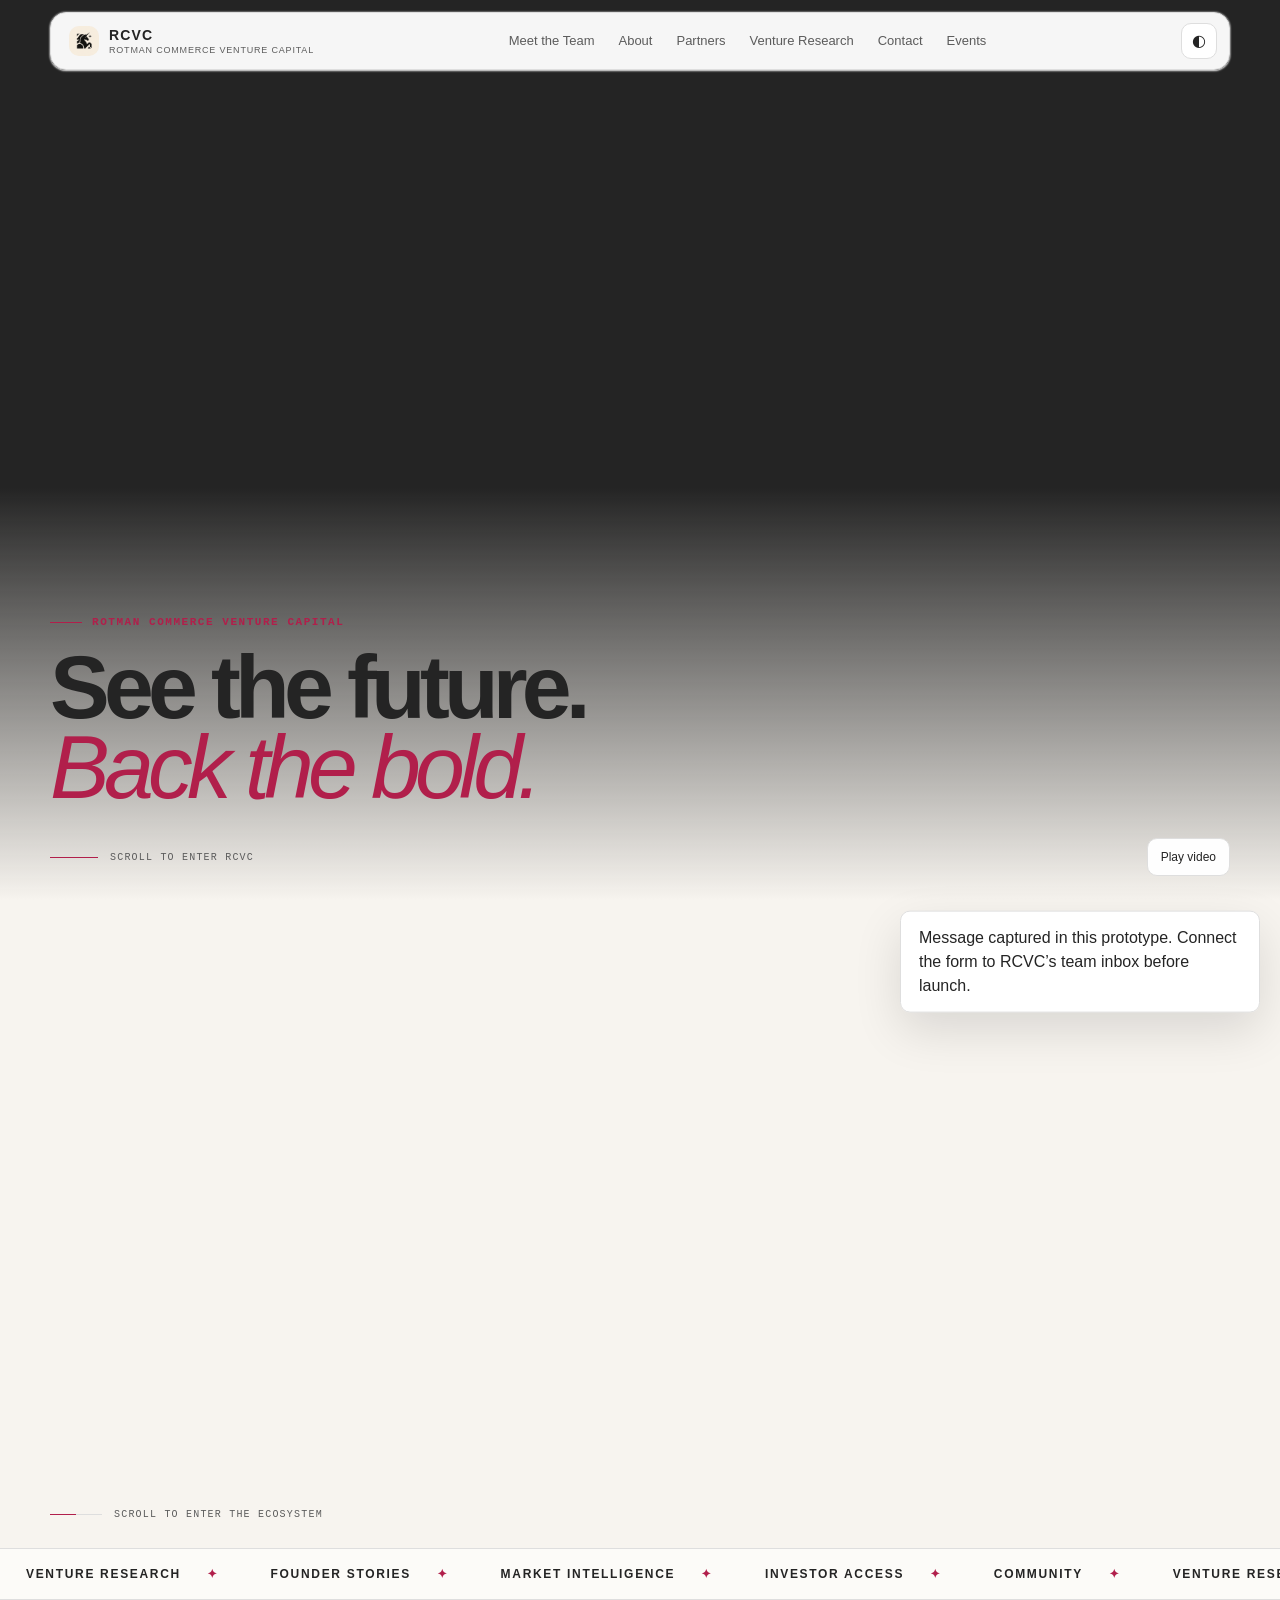
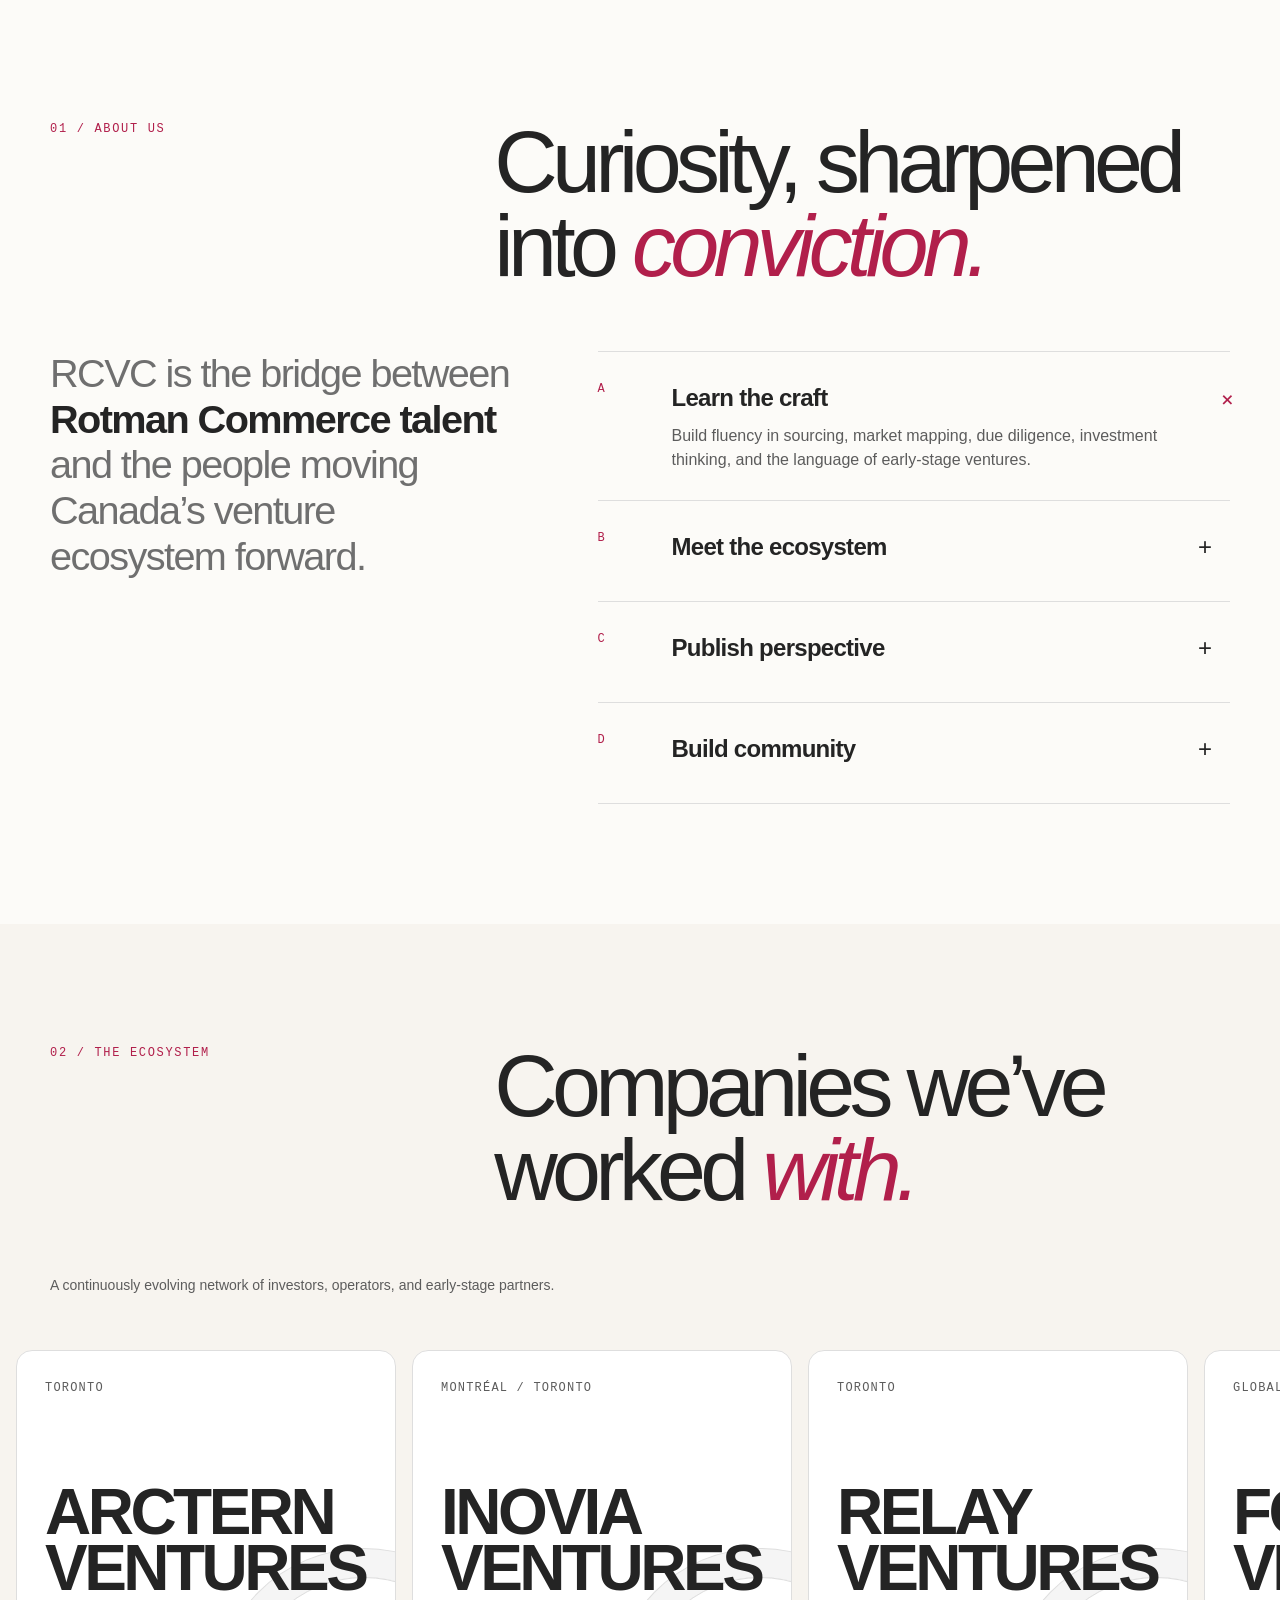
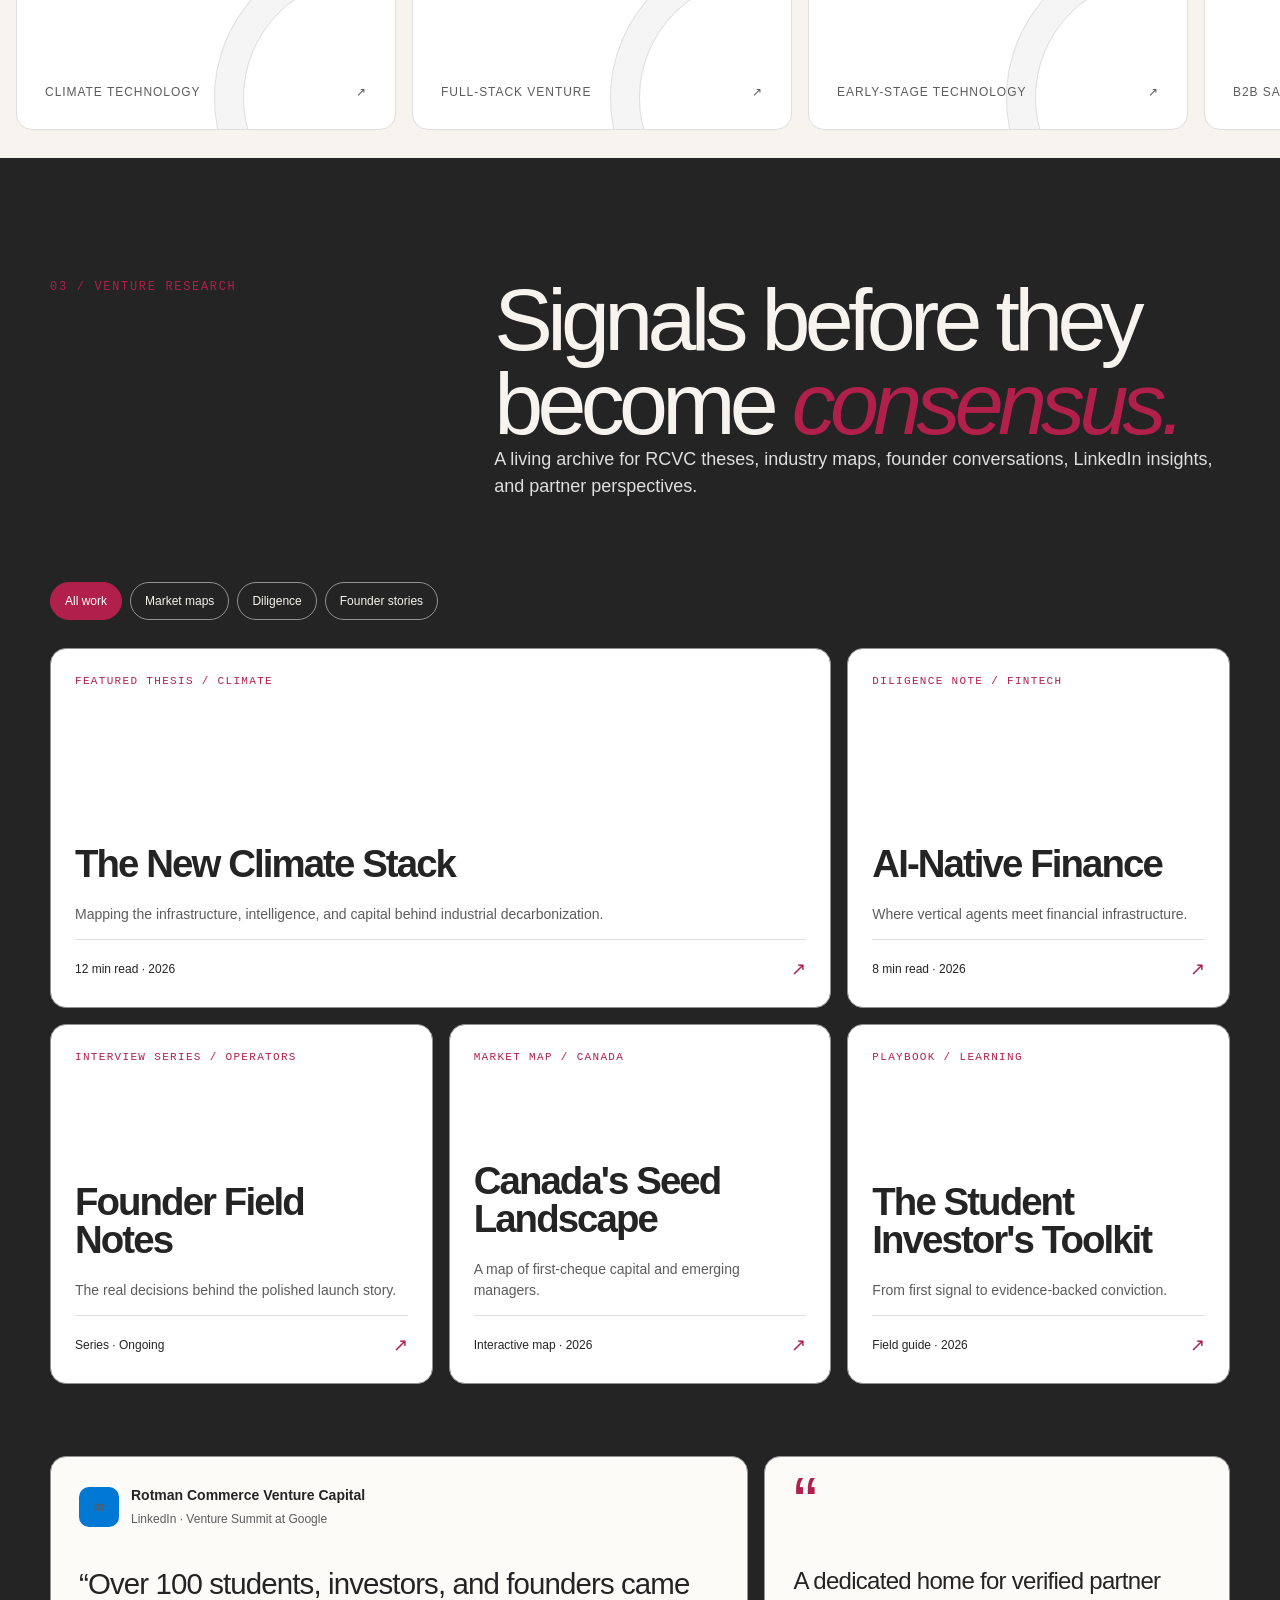
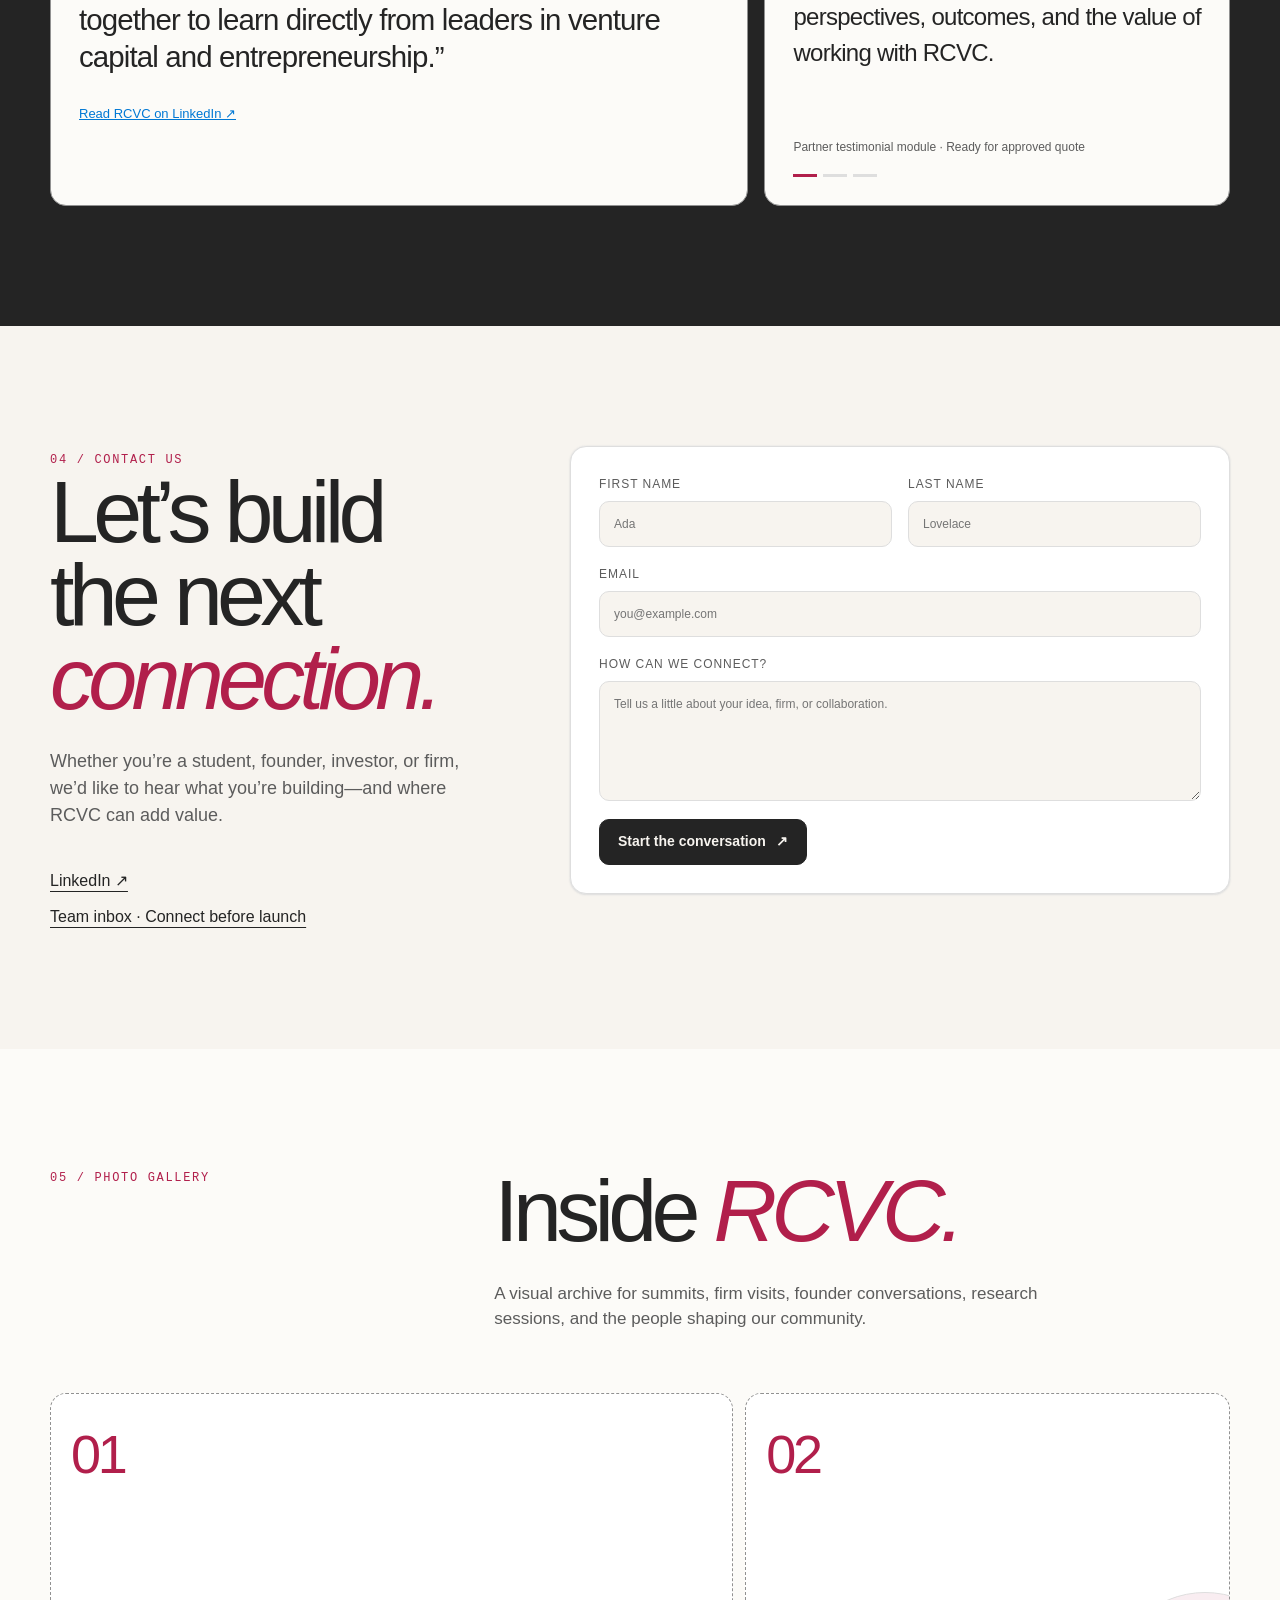
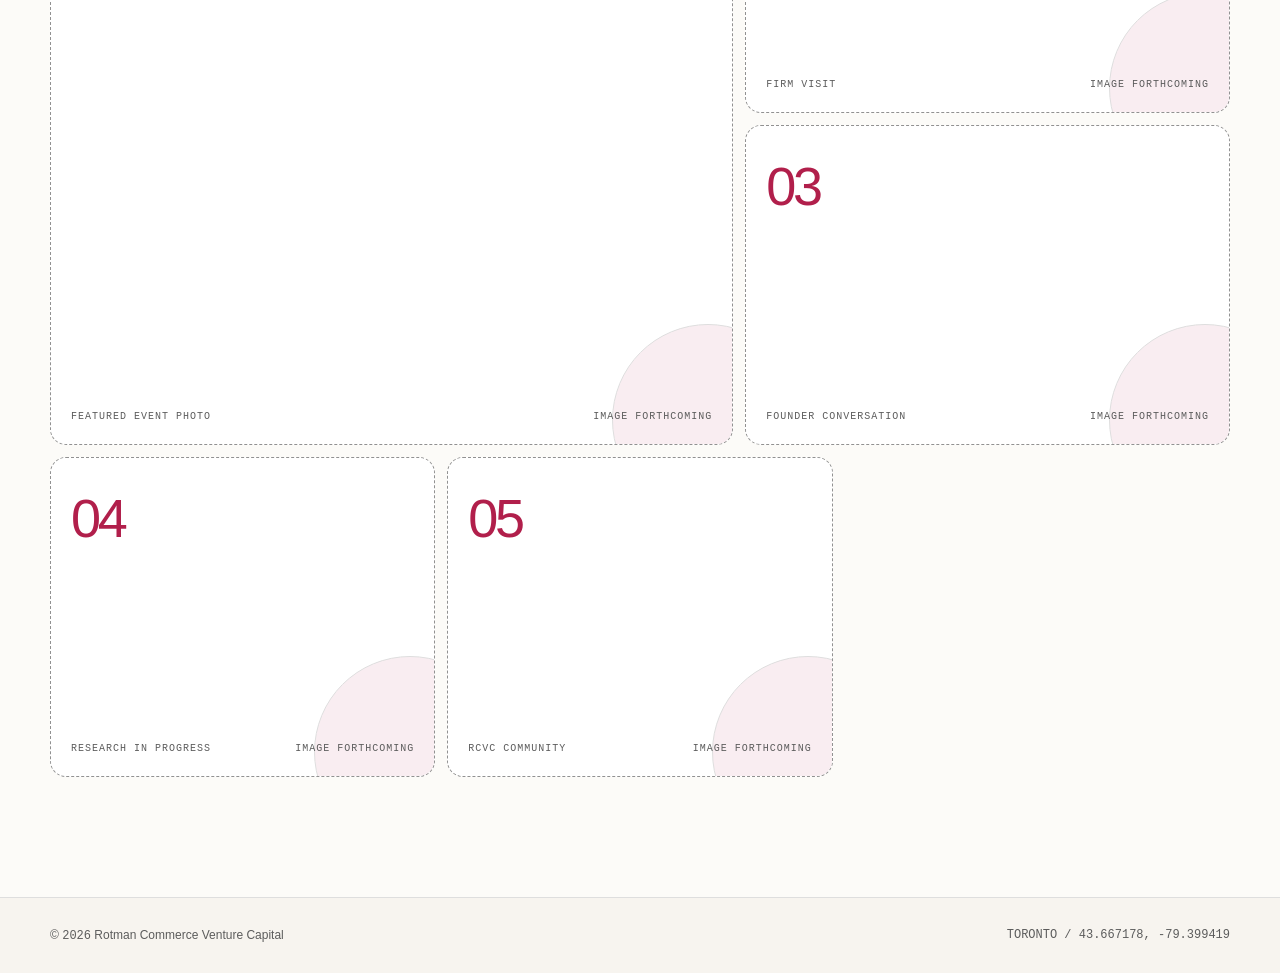
<file: index.html>
<!doctype html>
<html lang="en">
<head>
  <meta charset="UTF-8" />
  <meta name="viewport" content="width=device-width, initial-scale=1.0" />
  <meta name="description" content="Rotman Commerce Venture Capital connects ambitious students with founders, investors, and the ideas shaping tomorrow." />
  <title>RCVC — Rotman Commerce Venture Capital</title>
  <script>
    (() => {
      const param = new URLSearchParams(window.location.search).get("scoutTheme");
      const theme =
        param || (window.matchMedia("(prefers-color-scheme: dark)").matches ? "dark" : "light");
      document.documentElement.setAttribute("data-theme", theme);
    })();
  </script>
  <style>
    :root {
      color-scheme: light;
      --cp-bg: #f7f4ef;
      --cp-bg-elevated: #fcfbf8;
      --cp-surface: #ffffff;
      --cp-surface-soft: #f5f5f5;
      --cp-border: #dedede;
      --cp-border-strong: #919191;
      --cp-text: #242424;
      --cp-text-muted: #5c5c5c;
      --cp-text-soft: #6f6f6f;
      --cp-accent: #b11f4b;
      --cp-accent-hover: #9a1a41;
      --cp-accent-soft: rgba(177, 31, 75, 0.08);
      --cp-accent-fg: #ffffff;
      --cp-success: #16a34a;
      --cp-danger: #dc2626;
      --cp-warning: #f59e0b;
      --cp-link: #0078d4;
      --cp-shadow: 0 18px 48px rgba(0, 0, 0, 0.12);
      --cp-overlay: rgba(255, 255, 255, 0.8);
      --cp-panel: rgba(255, 255, 255, 0.86);
      --cp-panel-strong: rgba(255, 255, 255, 0.96);
      --cp-sheen: rgba(255, 255, 255, 0.55);
      --cp-highlight: rgba(177, 31, 75, 0.12);
    }
    html[data-theme="dark"] {
      color-scheme: dark;
      --cp-bg: #3d3b3a;
      --cp-bg-elevated: #343231;
      --cp-surface: #292929;
      --cp-surface-soft: #2e2e2e;
      --cp-border: #474747;
      --cp-border-strong: #5f5f5f;
      --cp-text: #dedede;
      --cp-text-muted: #919191;
      --cp-text-soft: #b0b0b0;
      --cp-accent: #fd8ea1;
      --cp-accent-hover: #fb7b91;
      --cp-accent-soft: rgba(253, 142, 161, 0.14);
      --cp-accent-fg: #1a1a1a;
      --cp-success: #4ade80;
      --cp-danger: #f87171;
      --cp-warning: #fbbf24;
      --cp-link: #4da6ff;
      --cp-shadow: 0 18px 48px rgba(0, 0, 0, 0.32);
      --cp-overlay: rgba(41, 41, 41, 0.88);
      --cp-panel: rgba(41, 41, 41, 0.72);
      --cp-panel-strong: rgba(41, 41, 41, 0.96);
      --cp-sheen: rgba(255, 255, 255, 0.04);
      --cp-highlight: rgba(253, 142, 161, 0.12);
    }

  </style>
  <link rel="stylesheet" href="styles/main.css" />
</head>
<body>
  <a class="skip-link" href="#main">Skip to content</a>
  <div class="grain" aria-hidden="true"></div>
  <div class="cursor" aria-hidden="true"></div>
  <header class="nav" aria-label="Primary navigation">
    <a class="brand" href="#home" aria-label="RCVC home">
      <img class="brand-mark" src="assets/rcvc-unicorn.png" alt="" />
      <span class="brand-copy"><strong>RCVC</strong><span>Rotman Commerce Venture Capital</span></span>
    </a>
    <nav class="nav-links" id="navLinks">
      <a href="who-we-are.html">Meet the Team</a>
      <a href="#about">About</a>
      <a href="#partners">Partners</a>
      <a href="#research">Venture Research</a>
      <a href="#contact">Contact</a>
      <a href="events.html">Events</a>
    </nav>
    <div style="display:flex;gap:8px">
      <button class="icon-btn" id="themeToggle" aria-label="Toggle color theme">◐</button>
      <button class="icon-btn mobile-menu" id="menuToggle" aria-label="Toggle menu" aria-expanded="false">☰</button>
    </div>
  </header>

  <main id="main">
    <section class="cinematic-intro" aria-label="RCVC introduction">
      <video class="intro-video" id="introVideo" src="assets/intro.mp4" autoplay muted playsinline loop preload="auto"></video>
      <div class="intro-copy">
        <span class="intro-kicker">Rotman Commerce Venture Capital</span>
        <p class="intro-title">See the future.<br><em>Back the bold.</em></p>
      </div>
      <div class="intro-bottom">
        <span class="intro-scroll"><i></i> Scroll to enter RCVC</span>
        <button class="intro-control" id="introSound" type="button">Sound on</button>
      </div>
    </section>
    <section class="hero" id="home">
      <div class="thesis-hero">
        <div class="thesis-hero-head">
          <img class="thesis-logo" src="assets/rcvc-unicorn.png" alt="RCVC unicorn" />
          <span class="thesis-taxonomy">Research / Access / Community</span>
        </div>
        <h1>
          <span class="line"><span>Building the next</span></span>
          <span class="line"><span>generation of investors.</span></span>
        </h1>
        <p class="hero-copy">Where ambitious students become next-gen investors.</p>
        <div class="actions">
          <a class="btn" href="#research">Explore our Research <span>↗</span></a>
          <a class="btn secondary" href="#contact">Contact Us</a>
          <a class="btn secondary" href="who-we-are.html">Meet the Team <span>↗</span></a>
        </div>
      </div>
      <div class="scroll-cue"><i></i> Scroll to enter the ecosystem</div>
    </section>

    <div class="ticker" aria-label="RCVC themes">
      <div class="ticker-track">
        <span>Venture research</span><span>Founder stories</span><span>Market intelligence</span><span>Investor access</span><span>Community</span>
        <span>Venture research</span><span>Founder stories</span><span>Market intelligence</span><span>Investor access</span><span>Community</span>
      </div>
    </div>

    <section class="about" id="about">
      <div class="section-shell">
        <div class="section-head reveal">
          <span class="kicker">01 / About us</span>
          <h2>Curiosity, sharpened into <em>conviction.</em></h2>
        </div>
        <div class="about-grid">
          <div class="about-sticky reveal">
            <p class="big-copy">RCVC is the bridge between <strong>Rotman Commerce talent</strong> and the people moving Canada’s venture ecosystem forward.</p>
          </div>
          <div class="about-list reveal">
            <article class="about-item active" tabindex="0">
              <span class="num">A</span>
              <div><h3>Learn the craft</h3><p>Build fluency in sourcing, market mapping, due diligence, investment thinking, and the language of early-stage ventures.</p></div>
              <span class="plus">+</span>
            </article>
            <article class="about-item" tabindex="0">
              <span class="num">B</span>
              <div><h3>Meet the ecosystem</h3><p>Connect directly with investors, operators, and founders through summits, panels, intimate conversations, and firm partnerships.</p></div>
              <span class="plus">+</span>
            </article>
            <article class="about-item" tabindex="0">
              <span class="num">C</span>
              <div><h3>Publish perspective</h3><p>Turn primary research and emerging signals into clear theses that give students a credible voice in venture.</p></div>
              <span class="plus">+</span>
            </article>
            <article class="about-item" tabindex="0">
              <span class="num">D</span>
              <div><h3>Build community</h3><p>Create a welcoming point of entry for students who want to discover startups, investing, and entrepreneurship.</p></div>
              <span class="plus">+</span>
            </article>
          </div>
        </div>
      </div>
    </section>

    <section class="partners" id="partners">
      <div class="section-shell" style="padding-bottom:32px">
        <div class="section-head reveal">
          <span class="kicker">02 / The ecosystem</span>
          <h2>Companies we’ve worked <em>with.</em></h2>
        </div>
        <div class="partner-control"><p>A continuously evolving network of investors, operators, and early-stage partners.</p></div>
      </div>
      <div class="partner-marquee" aria-label="Partner firms">
        <div class="partner-track" id="partnerTrack">
          <div class="partner-set" id="partnerSet"></div>
        </div>
      </div>
    </section>

    <section class="research" id="research">
      <div class="section-shell">
        <div class="section-head reveal">
          <span class="kicker">03 / Venture Research</span>
          <div>
            <h2>Signals before they become <em>consensus.</em></h2>
            <p class="research-intro">A living archive for RCVC theses, industry maps, founder conversations, LinkedIn insights, and partner perspectives.</p>
          </div>
        </div>
        <div class="filters reveal" role="group" aria-label="Filter research">
          <button class="filter active" data-filter="all">All work</button>
          <button class="filter" data-filter="markets">Market maps</button>
          <button class="filter" data-filter="diligence">Diligence</button>
          <button class="filter" data-filter="founders">Founder stories</button>
        </div>
        <div class="research-grid reveal" id="researchGrid">
          <div class="research-empty">No work in this category yet. New research is always in motion.</div>
        </div>

        <div class="social-grid reveal">
          <article class="linkedin-card">
            <div class="linkedin-top"><span class="li-mark">in</span><div><strong>Rotman Commerce Venture Capital</strong><span id="linkedinFeatureLabel"></span></div></div>
            <blockquote id="linkedinFeatureQuote"></blockquote>
            <a class="source" id="linkedinFeatureLink" target="_blank" rel="noreferrer">Read RCVC on LinkedIn ↗</a>
          </article>
          <article class="testimony-card">
            <span class="quote-mark">“</span>
            <p class="testimony-copy" id="testimonyCopy">A dedicated home for verified partner perspectives, outcomes, and the value of working with RCVC.</p>
            <div>
              <div class="testimony-meta" id="testimonyMeta">Partner testimonial module · Ready for approved quote</div>
              <div class="dots" id="testimonialDots" aria-label="Testimonial slides"></div>
            </div>
          </article>
        </div>
      </div>
    </section>

    <section id="contact">
      <div class="section-shell">
        <div class="contact-grid">
          <div class="contact-copy reveal">
            <span class="kicker">04 / Contact us</span>
            <h2>Let’s build the next <em>connection.</em></h2>
            <p>Whether you’re a student, founder, investor, or firm, we’d like to hear what you’re building—and where RCVC can add value.</p>
            <div class="contact-links">
              <a data-site-link="linkedin" target="_blank" rel="noreferrer">LinkedIn ↗</a>
              <a href="#contactForm">Team inbox · Connect before launch</a>
            </div>
          </div>
          <form class="form reveal" id="contactForm">
            <div class="form-row">
              <label>First name<input name="firstName" autocomplete="given-name" required placeholder="Ada" /></label>
              <label>Last name<input name="lastName" autocomplete="family-name" required placeholder="Lovelace" /></label>
            </div>
            <label>Email<input type="email" name="email" autocomplete="email" required placeholder="you@example.com" /></label>
            <label>How can we connect?<textarea name="message" required placeholder="Tell us a little about your idea, firm, or collaboration."></textarea></label>
            <button class="btn" type="submit">Start the conversation <span>↗</span></button>
          </form>
        </div>
      </div>
    </section>

    <section class="gallery" id="gallery">
      <div class="section-shell">
        <div class="gallery-head reveal">
          <span class="kicker">05 / Photo gallery</span>
          <div>
            <h2>Inside <em>RCVC.</em></h2>
            <p>A visual archive for summits, firm visits, founder conversations, research sessions, and the people shaping our community.</p>
          </div>
        </div>
        <div class="gallery-grid reveal" aria-label="RCVC photo gallery awaiting event photography">
          <figure class="photo-slot"><strong>01</strong><figcaption><span>Featured event photo</span><span>Image forthcoming</span></figcaption></figure>
          <figure class="photo-slot"><strong>02</strong><figcaption><span>Firm visit</span><span>Image forthcoming</span></figcaption></figure>
          <figure class="photo-slot"><strong>03</strong><figcaption><span>Founder conversation</span><span>Image forthcoming</span></figcaption></figure>
          <figure class="photo-slot"><strong>04</strong><figcaption><span>Research in progress</span><span>Image forthcoming</span></figcaption></figure>
          <figure class="photo-slot"><strong>05</strong><figcaption><span>RCVC community</span><span>Image forthcoming</span></figcaption></figure>
        </div>
      </div>
    </section>
  </main>

  <footer>
    <div class="footer-row">
      <span>© <span data-footer-year></span> Rotman Commerce Venture Capital</span>
      <span data-footer-location></span>
    </div>
  </footer>

  <div class="modal" id="researchModal" role="dialog" aria-modal="true" aria-labelledby="modalTitle">
    <div class="modal-panel">
      <div class="modal-top">
        <span class="kicker">RCVC / Research preview</span>
        <button class="icon-btn" id="modalClose" aria-label="Close research preview">×</button>
      </div>
      <h3 id="modalTitle"></h3>
      <p id="modalCopy"></p>
      <a class="card-foot" id="modalLink" target="_blank" rel="noreferrer">
        <span>Read the full publication</span><span>↗</span>
      </a>
    </div>
  </div>
  <div class="toast" id="toast" role="status" aria-live="polite">Message captured in this prototype. Connect the form to RCVC’s team inbox before launch.</div>

  <script src="content/site.js"></script>
  <script src="content/home.js"></script>
  <script src="scripts/site.js"></script>
  <script src="scripts/main.js"></script>
</body>
</html>
</file>
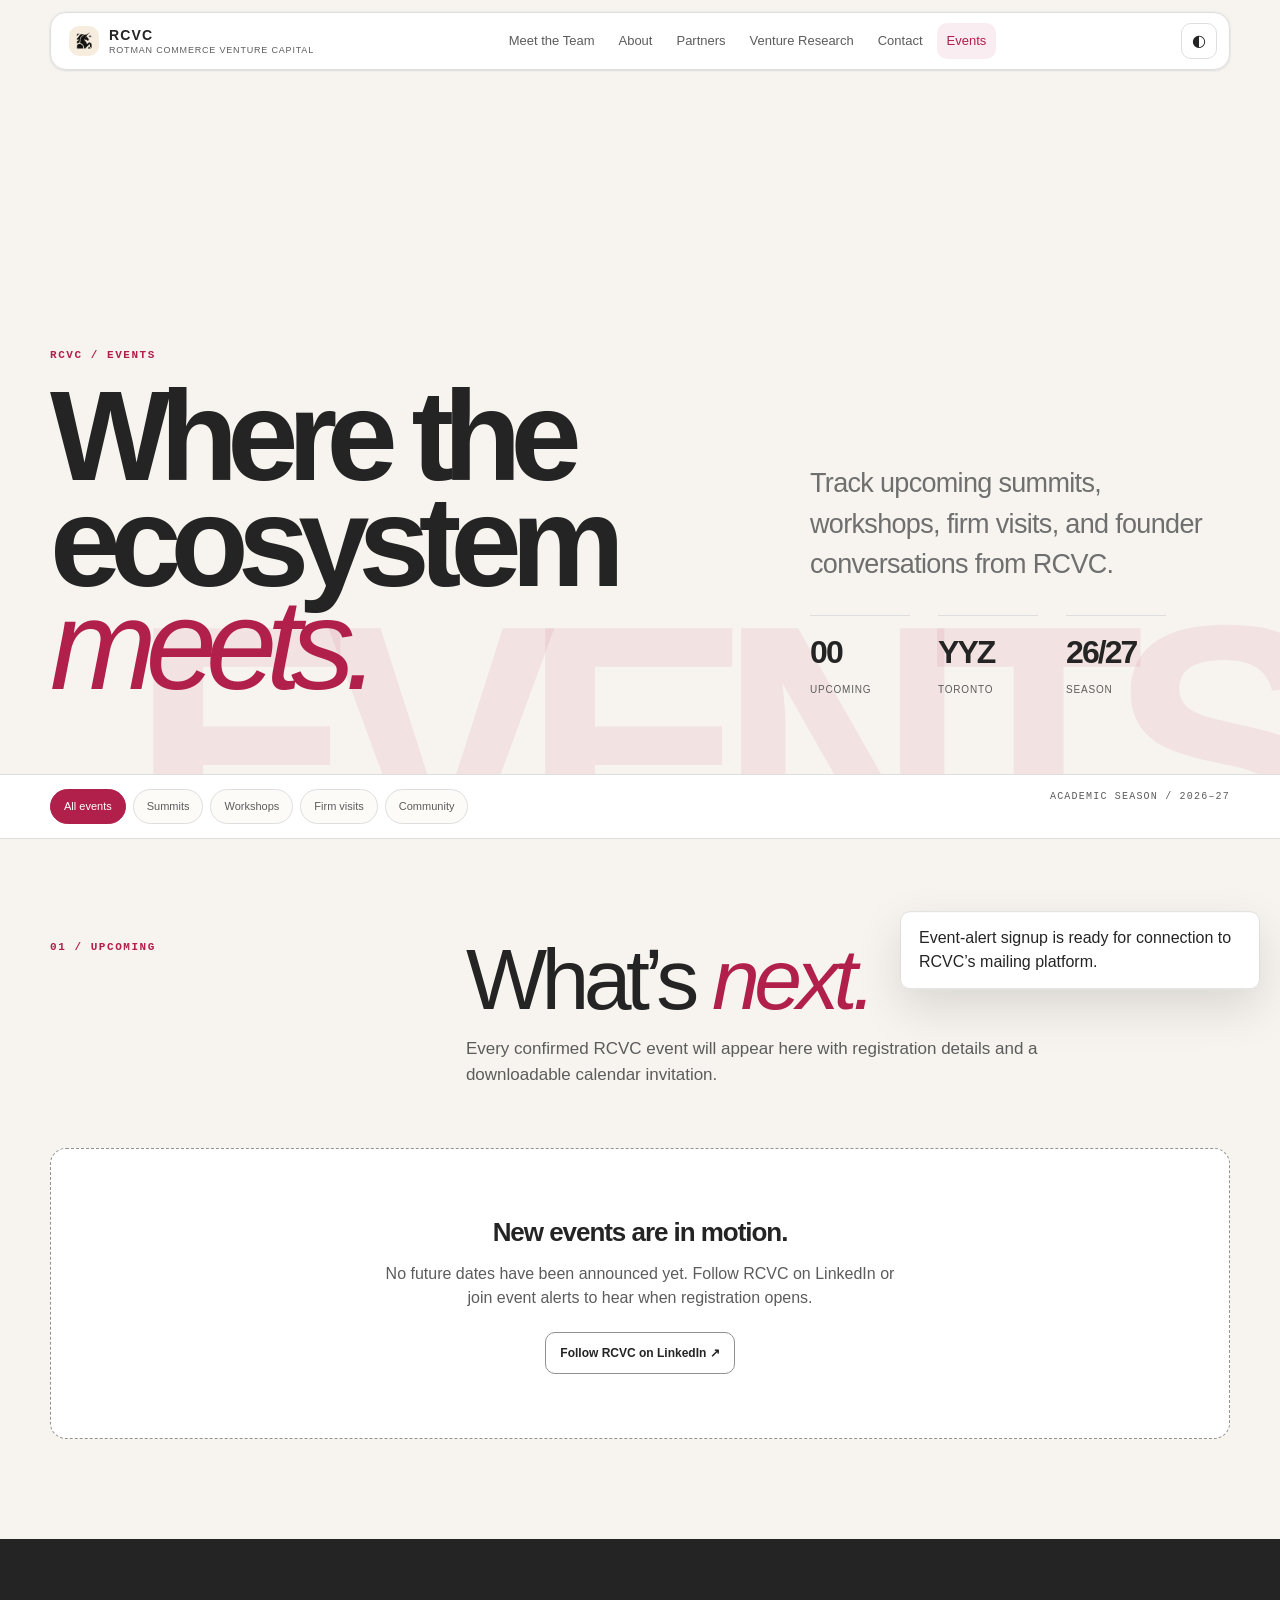
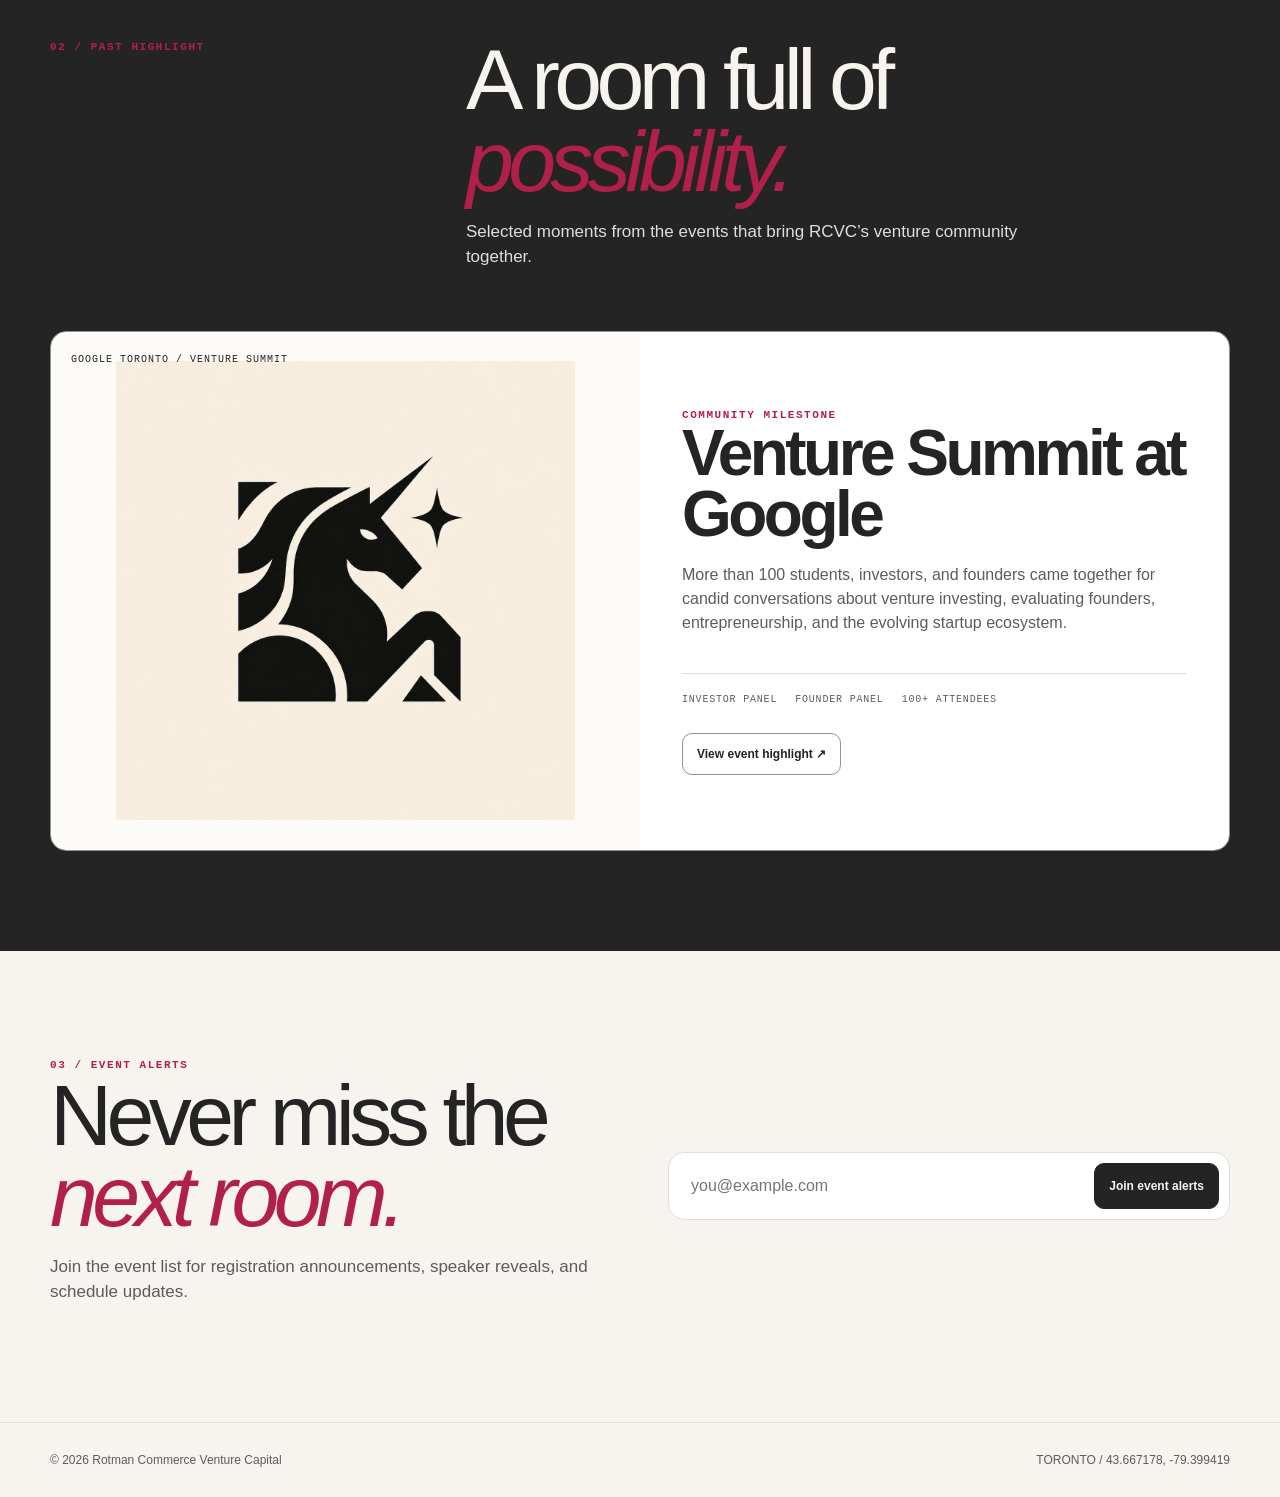
<file: events.html>
<!doctype html>
<html lang="en">
<head>
  <meta charset="UTF-8" />
  <meta name="viewport" content="width=device-width, initial-scale=1.0" />
  <meta name="description" content="Upcoming events from Rotman Commerce Venture Capital." />
  <title>Events — RCVC</title>
  <script>
    (() => {
      const param = new URLSearchParams(window.location.search).get("scoutTheme");
      const theme =
        param || (window.matchMedia("(prefers-color-scheme: dark)").matches ? "dark" : "light");
      document.documentElement.setAttribute("data-theme", theme);
    })();
  </script>
  <style>
    :root {
      color-scheme: light;
      --cp-bg: #f7f4ef;
      --cp-bg-elevated: #fcfbf8;
      --cp-surface: #ffffff;
      --cp-surface-soft: #f5f5f5;
      --cp-border: #dedede;
      --cp-border-strong: #919191;
      --cp-text: #242424;
      --cp-text-muted: #5c5c5c;
      --cp-text-soft: #6f6f6f;
      --cp-accent: #b11f4b;
      --cp-accent-hover: #9a1a41;
      --cp-accent-soft: rgba(177, 31, 75, 0.08);
      --cp-accent-fg: #ffffff;
      --cp-success: #16a34a;
      --cp-danger: #dc2626;
      --cp-warning: #f59e0b;
      --cp-link: #0078d4;
      --cp-shadow: 0 18px 48px rgba(0, 0, 0, 0.12);
      --cp-overlay: rgba(255, 255, 255, 0.8);
      --cp-panel: rgba(255, 255, 255, 0.86);
      --cp-panel-strong: rgba(255, 255, 255, 0.96);
      --cp-sheen: rgba(255, 255, 255, 0.55);
      --cp-highlight: rgba(177, 31, 75, 0.12);
    }
    html[data-theme="dark"] {
      color-scheme: dark;
      --cp-bg: #3d3b3a;
      --cp-bg-elevated: #343231;
      --cp-surface: #292929;
      --cp-surface-soft: #2e2e2e;
      --cp-border: #474747;
      --cp-border-strong: #5f5f5f;
      --cp-text: #dedede;
      --cp-text-muted: #919191;
      --cp-text-soft: #b0b0b0;
      --cp-accent: #fd8ea1;
      --cp-accent-hover: #fb7b91;
      --cp-accent-soft: rgba(253, 142, 161, 0.14);
      --cp-accent-fg: #1a1a1a;
      --cp-success: #4ade80;
      --cp-danger: #f87171;
      --cp-warning: #fbbf24;
      --cp-link: #4da6ff;
      --cp-shadow: 0 18px 48px rgba(0, 0, 0, 0.32);
      --cp-overlay: rgba(41, 41, 41, 0.88);
      --cp-panel: rgba(41, 41, 41, 0.72);
      --cp-panel-strong: rgba(41, 41, 41, 0.96);
      --cp-sheen: rgba(255, 255, 255, 0.04);
      --cp-highlight: rgba(253, 142, 161, 0.12);
    }
  </style>
  <link rel="stylesheet" href="styles/events.css" />
</head>
<body>
  <div class="grain" aria-hidden="true"></div>
  <header class="nav" aria-label="Primary navigation">
    <a class="brand" href="index.html"><img class="brand-mark" src="assets/rcvc-unicorn.png" alt="" /><span class="brand-copy"><strong>RCVC</strong><span>Rotman Commerce Venture Capital</span></span></a>
    <nav class="nav-links" id="navLinks">
      <a href="who-we-are.html">Meet the Team</a>
      <a href="index.html#about">About</a>
      <a href="index.html#partners">Partners</a>
      <a href="index.html#research">Venture Research</a>
      <a href="index.html#contact">Contact</a>
      <a class="active" href="events.html">Events</a>
    </nav>
    <div style="display:flex;gap:8px"><button class="icon-btn" id="themeToggle" aria-label="Toggle color theme">◐</button><button class="icon-btn mobile-menu" id="menuToggle" aria-label="Toggle menu" aria-expanded="false">☰</button></div>
  </header>

  <main>
    <section class="hero">
      <div class="hero-grid">
        <div><span class="kicker">RCVC / Events</span><h1><span class="hero-title-line"><span>Where the</span></span><span class="hero-title-line"><span>ecosystem <em>meets.</em></span></span></h1></div>
        <div><p class="hero-copy">Track upcoming summits, workshops, firm visits, and founder conversations from RCVC.</p><div class="event-stats"><div><strong id="eventCount">00</strong><span>Upcoming</span></div><div><strong>YYZ</strong><span>Toronto</span></div><div><strong>26/27</strong><span>Season</span></div></div></div>
      </div>
    </section>

    <div class="season-bar">
      <div class="filters" role="group" aria-label="Filter event categories">
        <button class="filter active" data-filter="all">All events</button><button class="filter" data-filter="summit">Summits</button><button class="filter" data-filter="workshop">Workshops</button><button class="filter" data-filter="visit">Firm visits</button><button class="filter" data-filter="community">Community</button>
      </div>
      <span class="season">Academic season / 2026–27</span>
    </div>

    <section>
      <div class="shell">
        <div class="section-head"><span class="kicker">01 / Upcoming</span><div><h2>What’s <em>next.</em></h2><p>Every confirmed RCVC event will appear here with registration details and a downloadable calendar invitation.</p></div></div>
        <div class="event-list" id="eventList"></div>
        <div class="empty" id="emptyState"><strong>New events are in motion.</strong><p>No future dates have been announced yet. Follow RCVC on LinkedIn or join event alerts to hear when registration opens.</p><a class="btn alt" data-site-link="linkedin" target="_blank" rel="noreferrer">Follow RCVC on LinkedIn ↗</a></div>
      </div>
    </section>

    <section class="past">
      <div class="shell">
        <div class="section-head"><span class="kicker">02 / Past highlight</span><div><h2>A room full of <em>possibility.</em></h2><p>Selected moments from the events that bring RCVC’s venture community together.</p></div></div>
        <article class="past-card">
          <div class="past-art"><span id="highlightArtworkLabel"></span><img src="assets/rcvc-unicorn.png" alt="RCVC unicorn" /></div>
          <div class="past-copy"><span class="kicker" id="highlightLabel"></span><h3 id="highlightTitle"></h3><p id="highlightDescription"></p><div class="past-meta" id="highlightMeta"></div><div style="margin-top:26px"><a class="btn alt" id="highlightLink" target="_blank" rel="noreferrer">View event highlight ↗</a></div></div>
        </article>
      </div>
    </section>

    <section>
      <div class="shell alerts">
        <div><span class="kicker">03 / Event alerts</span><h2>Never miss the <em>next room.</em></h2><p>Join the event list for registration announcements, speaker reveals, and schedule updates.</p></div>
        <form class="alert-form" id="alertForm"><input type="email" required aria-label="Email address" placeholder="you@example.com" /><button class="btn" type="submit">Join event alerts</button></form>
      </div>
    </section>
  </main>

  <footer><div class="footer-row"><span>© <span data-footer-year></span> Rotman Commerce Venture Capital</span><span data-footer-location></span></div></footer>
  <div class="toast" id="toast" role="status" aria-live="polite">Event-alert signup is ready for connection to RCVC’s mailing platform.</div>

  <script src="content/site.js"></script>
  <script src="content/events.js"></script>
  <script src="scripts/site.js"></script>
  <script src="scripts/events.js"></script>
</body>
</html>
</file>
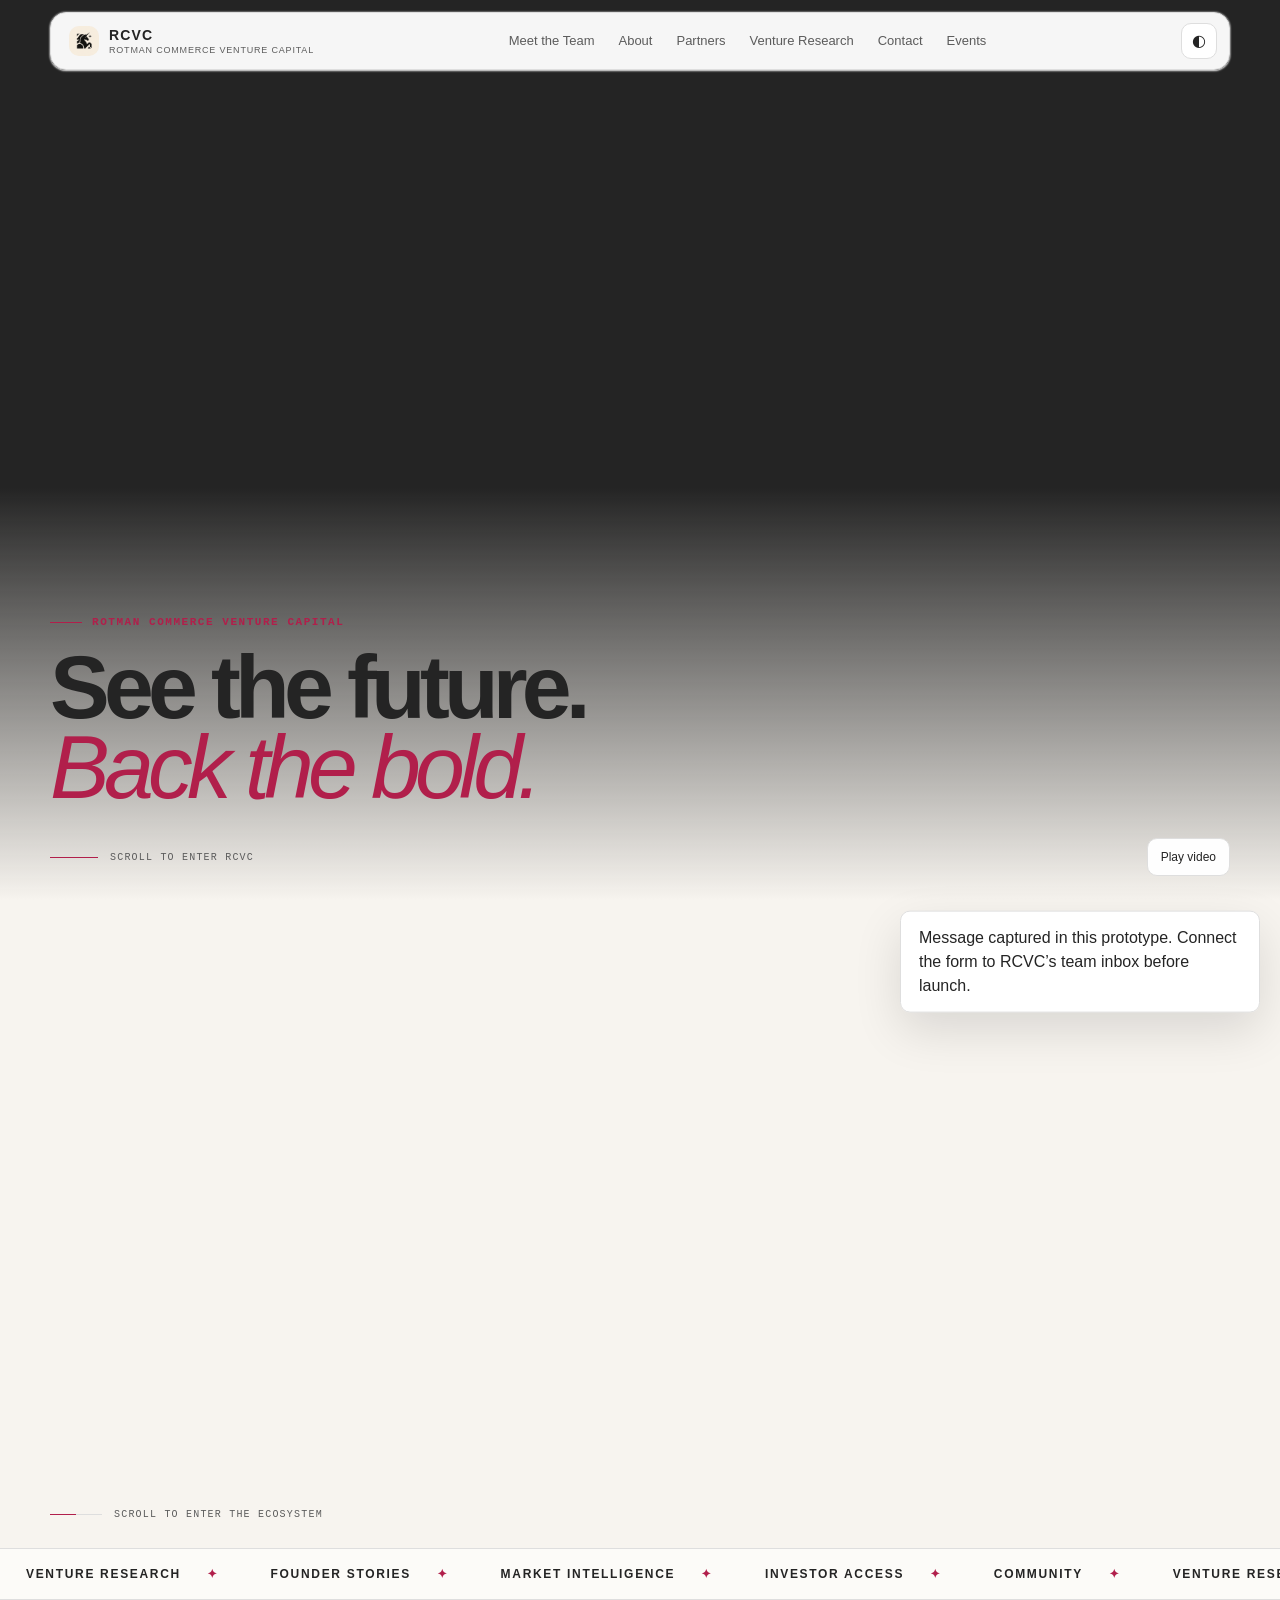
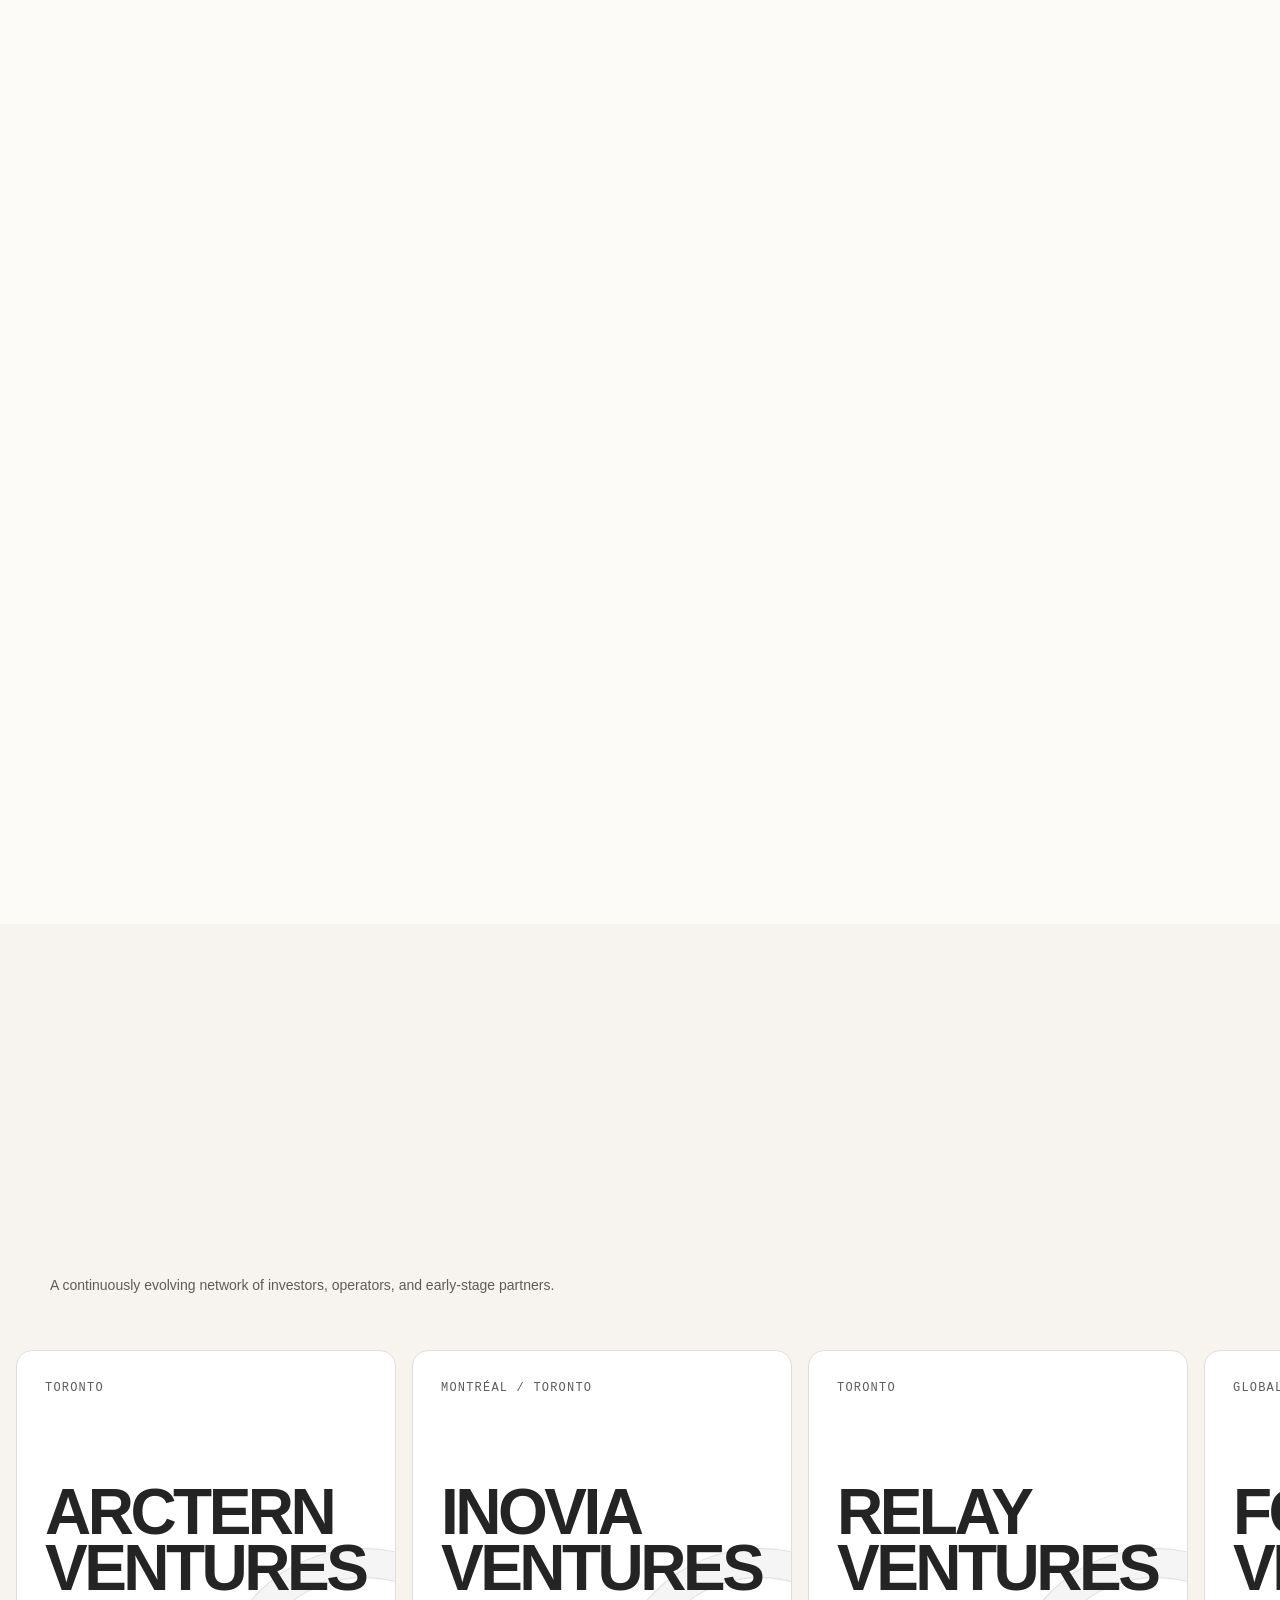
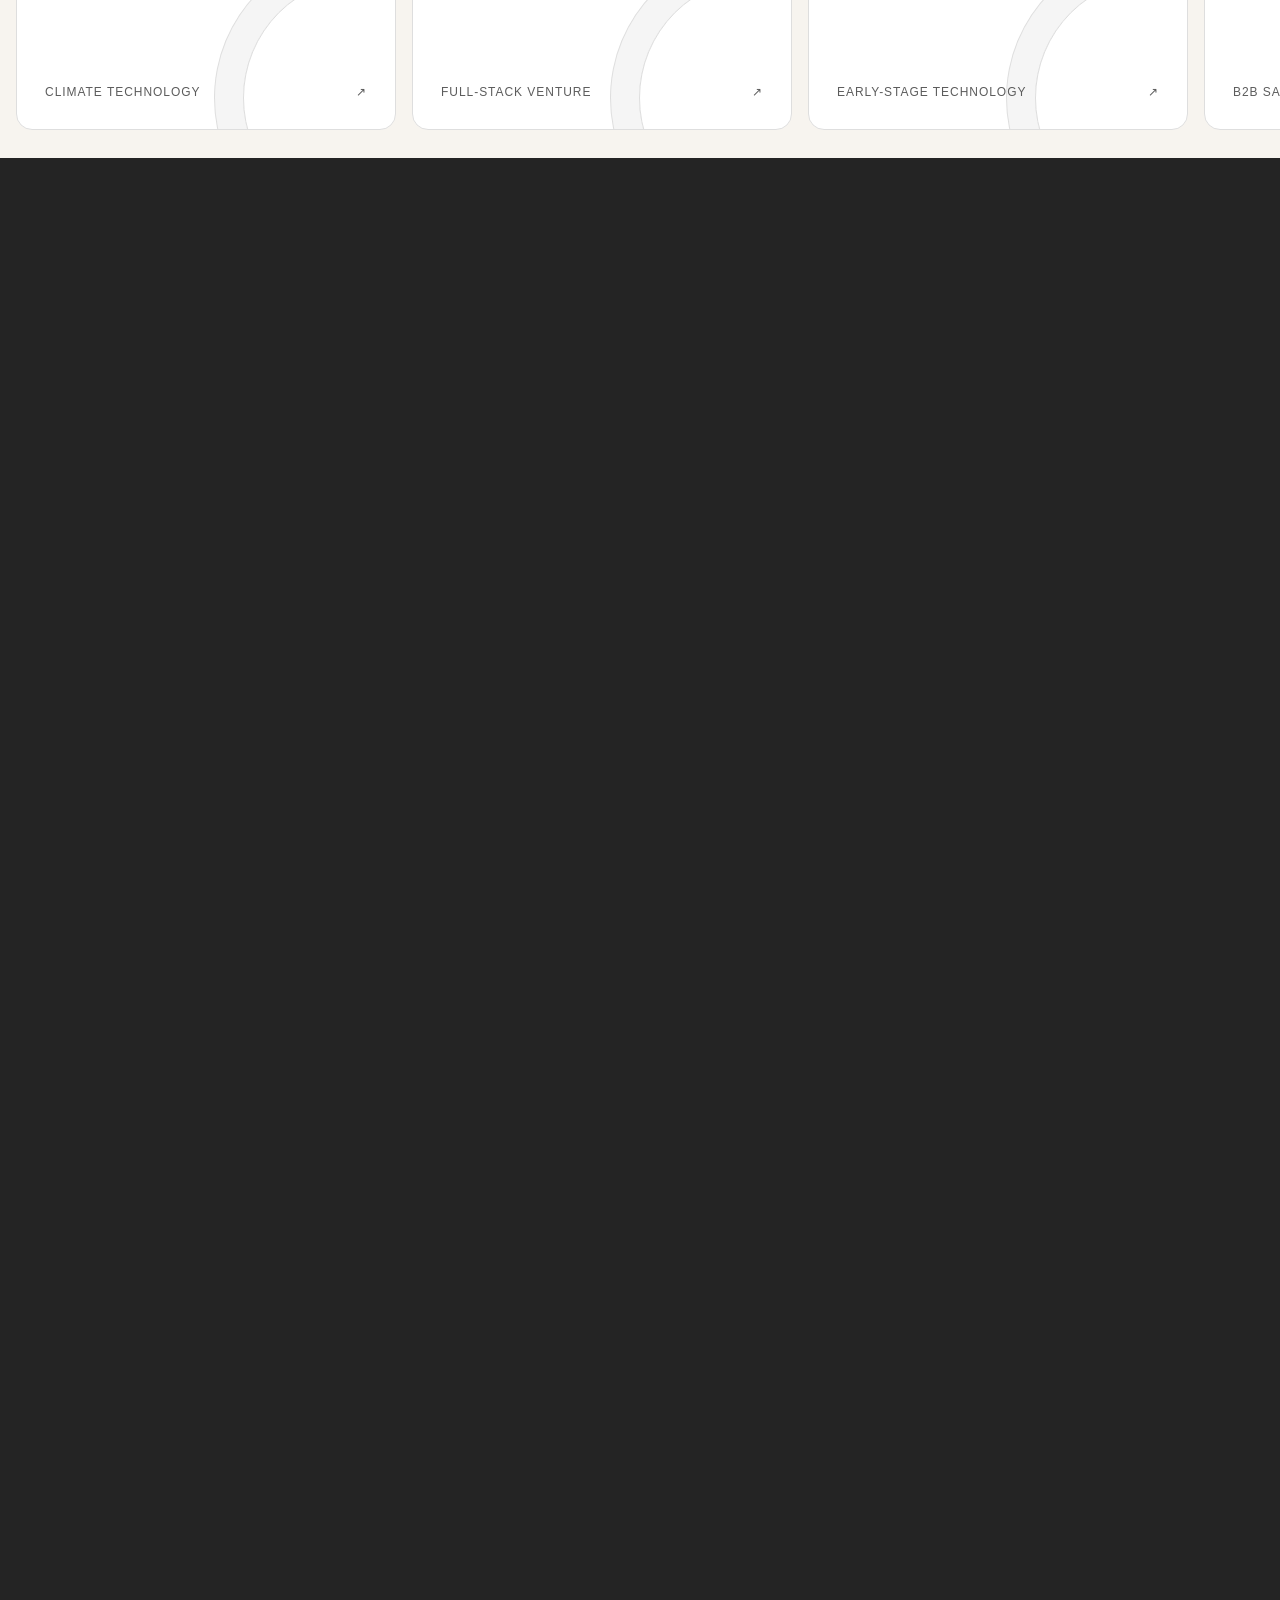
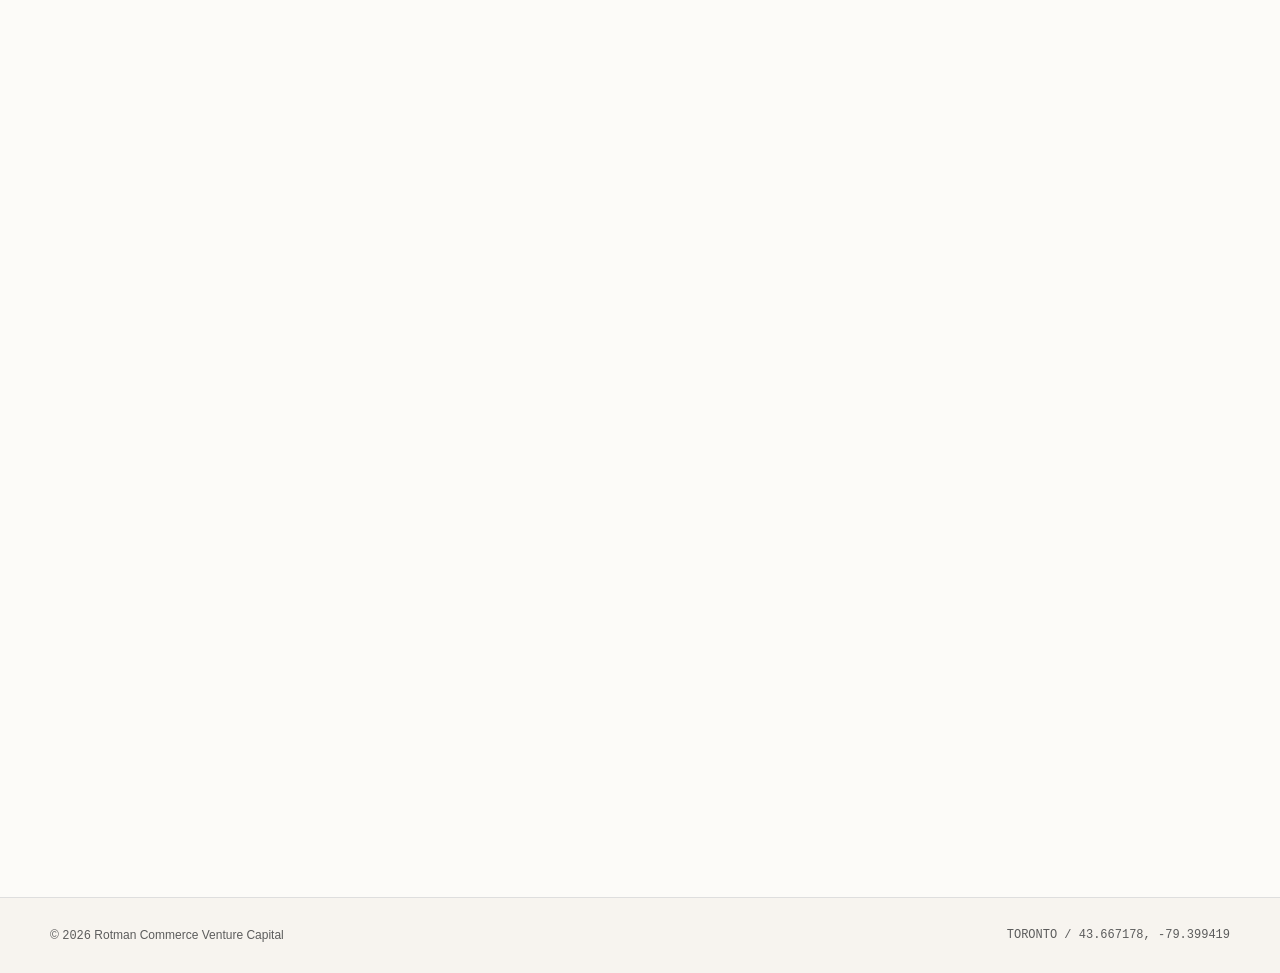
<file: rcvc-website.html>
<!doctype html>
<html lang="en">
<head>
  <meta charset="UTF-8" />
  <meta name="viewport" content="width=device-width, initial-scale=1.0" />
  <meta http-equiv="refresh" content="0; url=index.html" />
  <link rel="canonical" href="index.html" />
  <title>RCVC</title>
  <script>
    (() => {
      const param = new URLSearchParams(window.location.search).get("scoutTheme");
      const theme =
        param || (window.matchMedia("(prefers-color-scheme: dark)").matches ? "dark" : "light");
      document.documentElement.setAttribute("data-theme", theme);
    })();
  </script>
  <style>
    :root {
      color-scheme: light;
      --cp-bg: #f7f4ef;
      --cp-bg-elevated: #fcfbf8;
      --cp-surface: #ffffff;
      --cp-surface-soft: #f5f5f5;
      --cp-border: #dedede;
      --cp-border-strong: #919191;
      --cp-text: #242424;
      --cp-text-muted: #5c5c5c;
      --cp-text-soft: #6f6f6f;
      --cp-accent: #b11f4b;
      --cp-accent-hover: #9a1a41;
      --cp-accent-soft: rgba(177, 31, 75, 0.08);
      --cp-accent-fg: #ffffff;
      --cp-success: #16a34a;
      --cp-danger: #dc2626;
      --cp-warning: #f59e0b;
      --cp-link: #0078d4;
      --cp-shadow: 0 18px 48px rgba(0, 0, 0, 0.12);
      --cp-overlay: rgba(255, 255, 255, 0.8);
      --cp-panel: rgba(255, 255, 255, 0.86);
      --cp-panel-strong: rgba(255, 255, 255, 0.96);
      --cp-sheen: rgba(255, 255, 255, 0.55);
      --cp-highlight: rgba(177, 31, 75, 0.12);
    }
    html[data-theme="dark"] {
      color-scheme: dark;
      --cp-bg: #3d3b3a;
      --cp-bg-elevated: #343231;
      --cp-surface: #292929;
      --cp-surface-soft: #2e2e2e;
      --cp-border: #474747;
      --cp-border-strong: #5f5f5f;
      --cp-text: #dedede;
      --cp-text-muted: #919191;
      --cp-text-soft: #b0b0b0;
      --cp-accent: #fd8ea1;
      --cp-accent-hover: #fb7b91;
      --cp-accent-soft: rgba(253, 142, 161, 0.14);
      --cp-accent-fg: #1a1a1a;
      --cp-success: #4ade80;
      --cp-danger: #f87171;
      --cp-warning: #fbbf24;
      --cp-link: #4da6ff;
      --cp-shadow: 0 18px 48px rgba(0, 0, 0, 0.32);
      --cp-overlay: rgba(41, 41, 41, 0.88);
      --cp-panel: rgba(41, 41, 41, 0.72);
      --cp-panel-strong: rgba(41, 41, 41, 0.96);
      --cp-sheen: rgba(255, 255, 255, 0.04);
      --cp-highlight: rgba(253, 142, 161, 0.12);
    }
    body { background: var(--cp-bg); color: var(--cp-text); font-family: "Segoe UI", Aptos, Calibri, -apple-system, BlinkMacSystemFont, sans-serif; }
    a { color: var(--cp-accent); }
  </style>
</head>
<body>
  <p>This page moved to <a href="index.html">the RCVC home page</a>.</p>
</body>
</html>
</file>
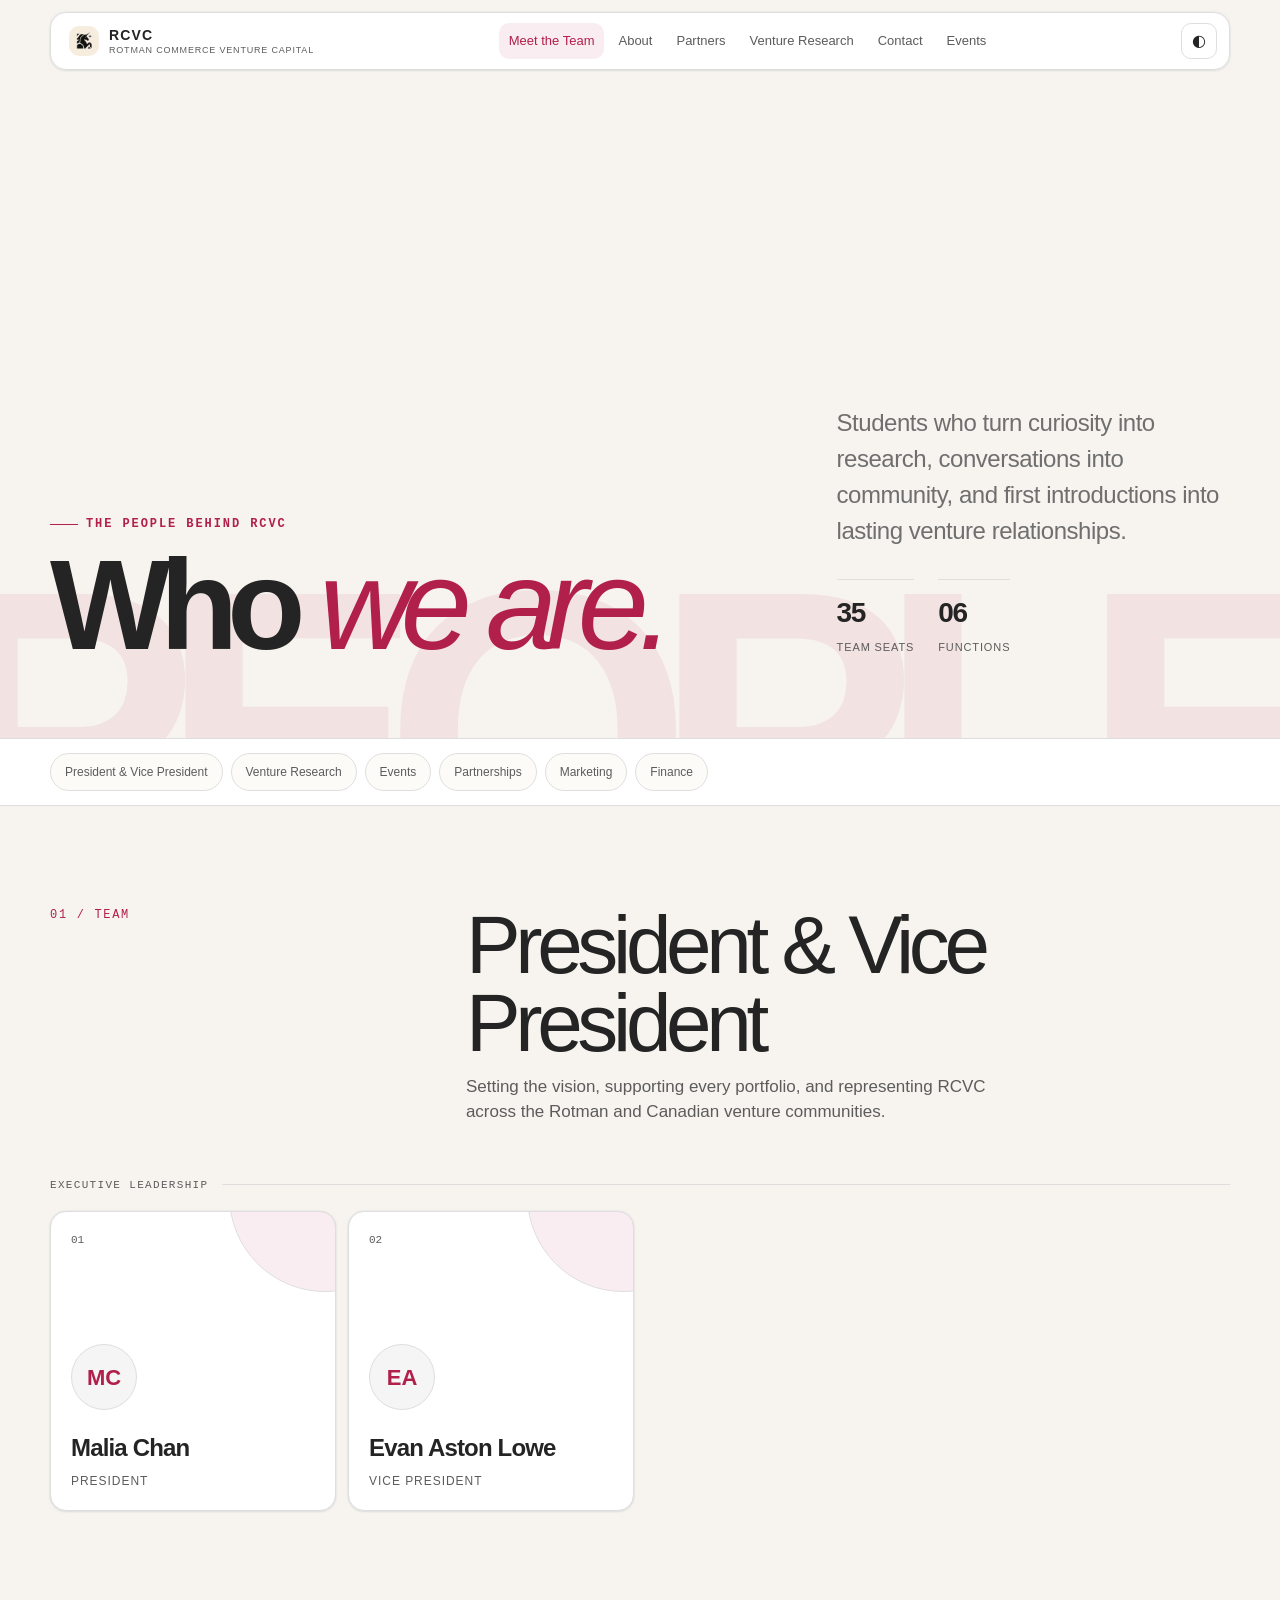
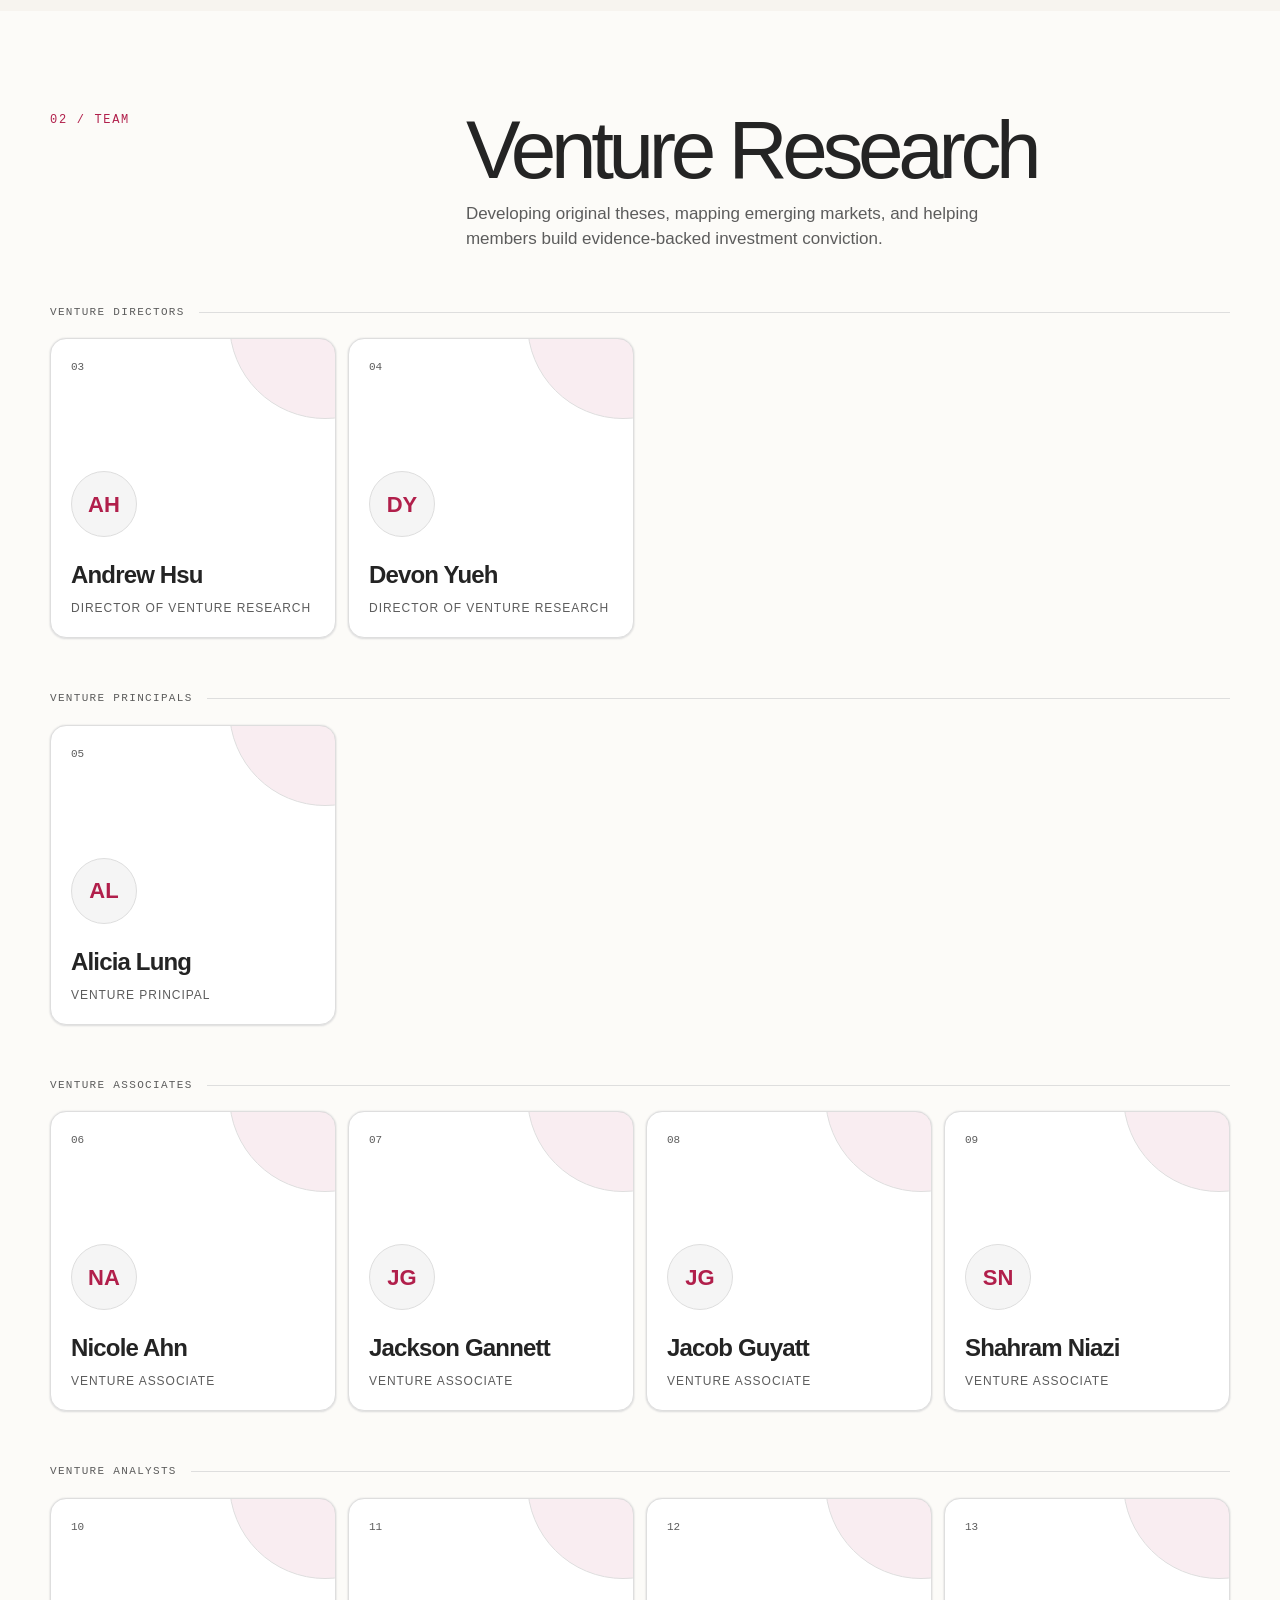
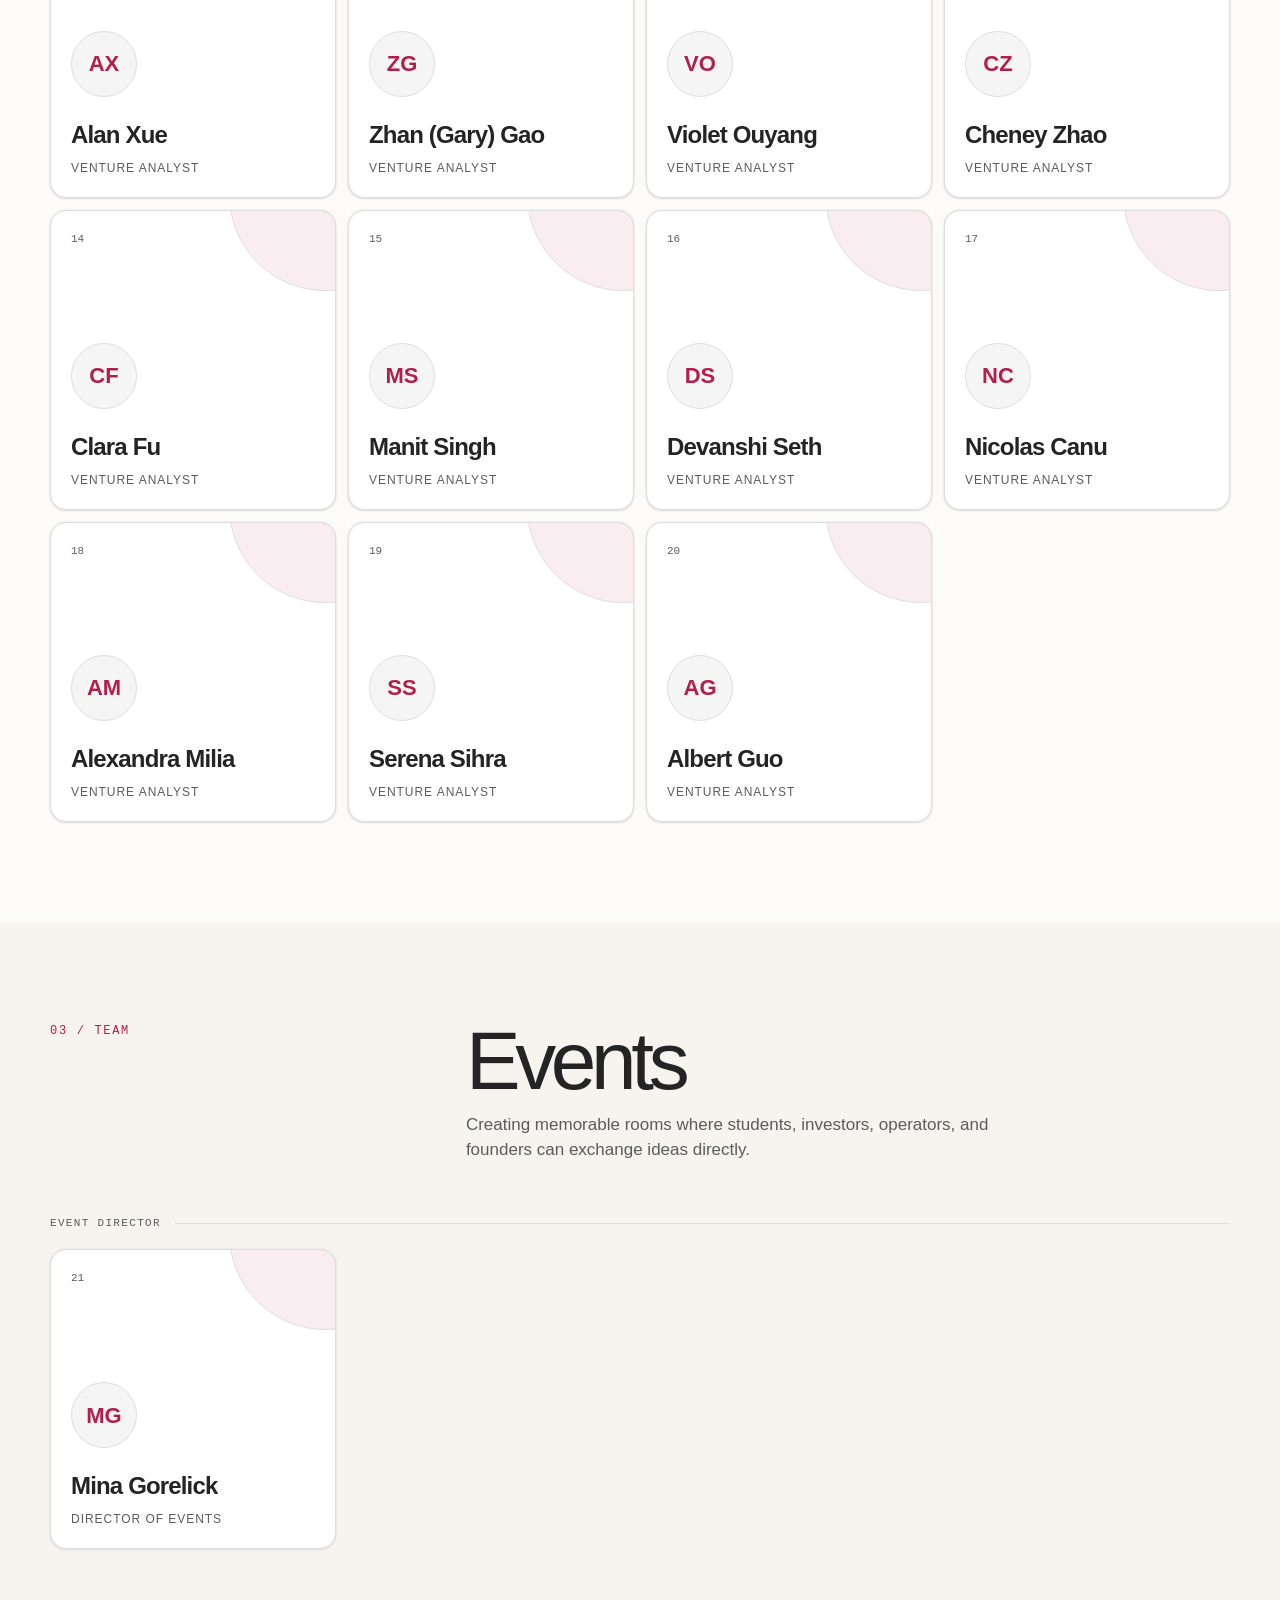
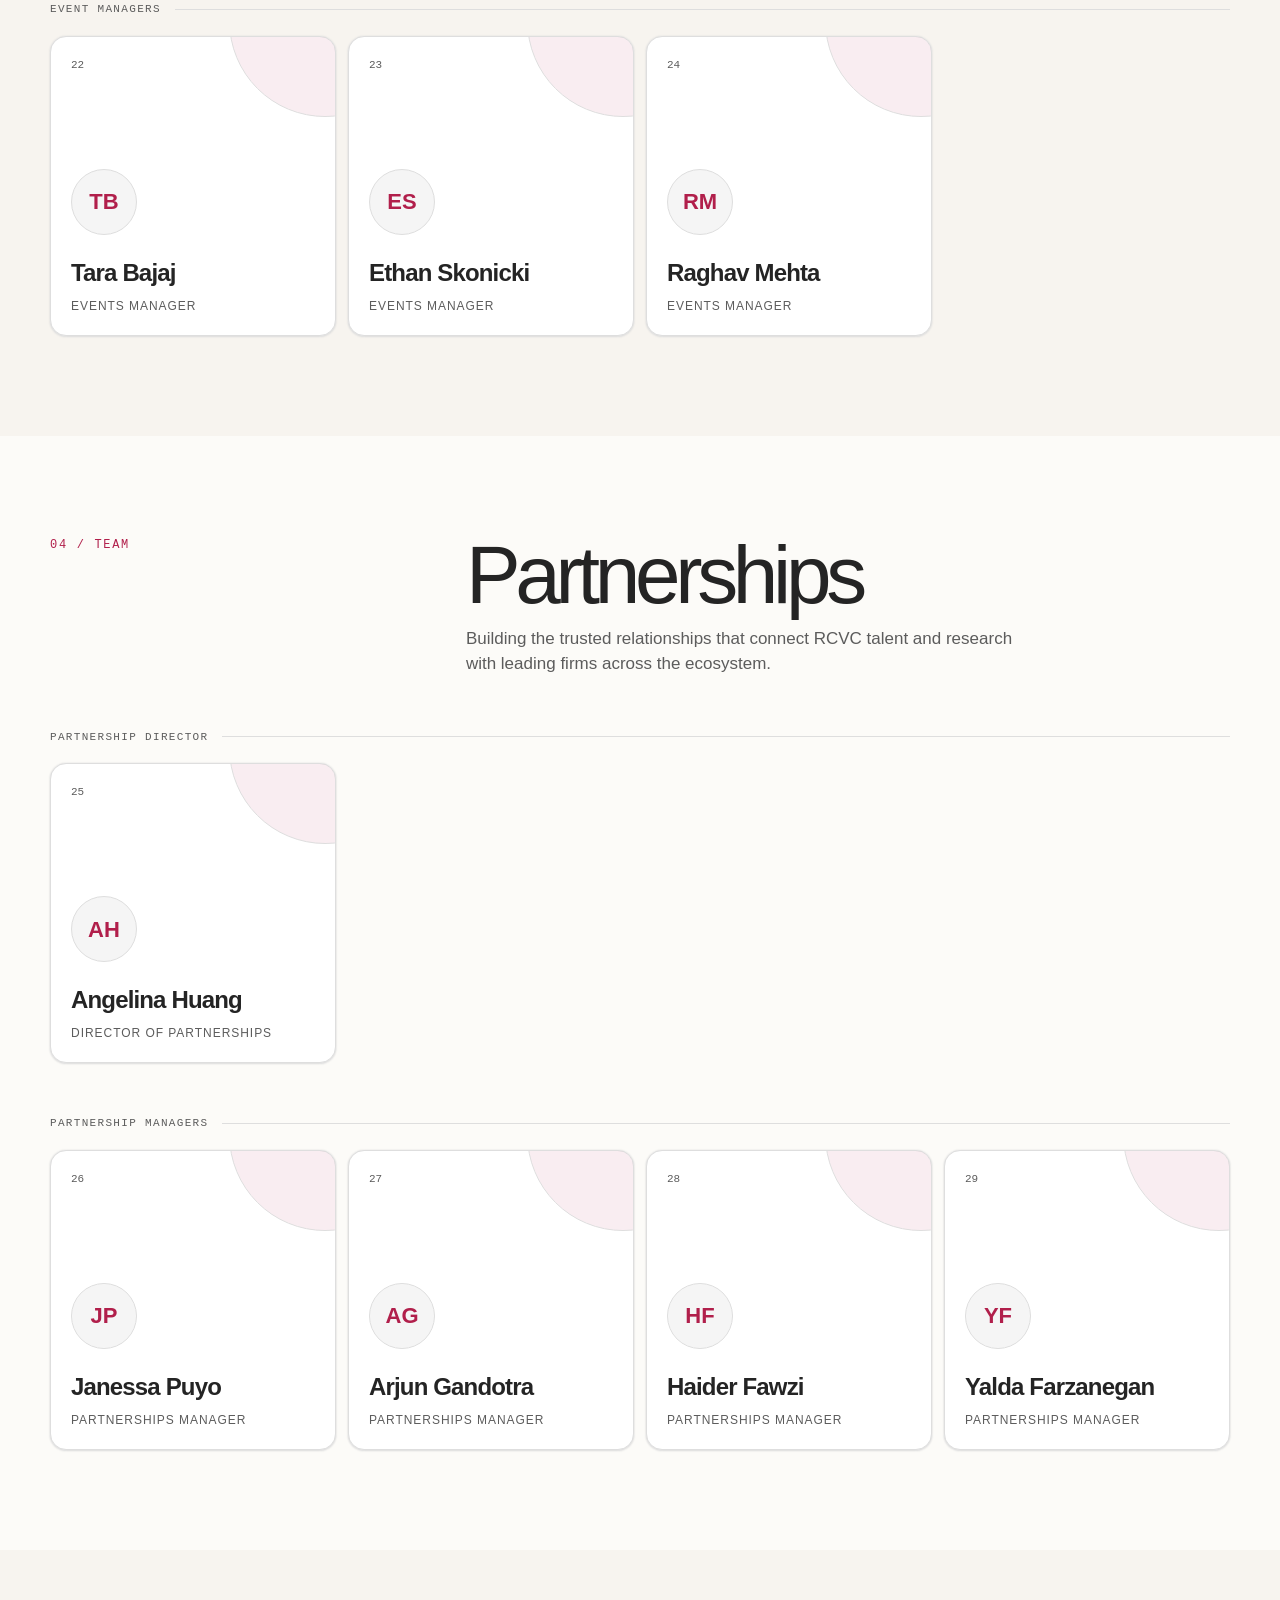
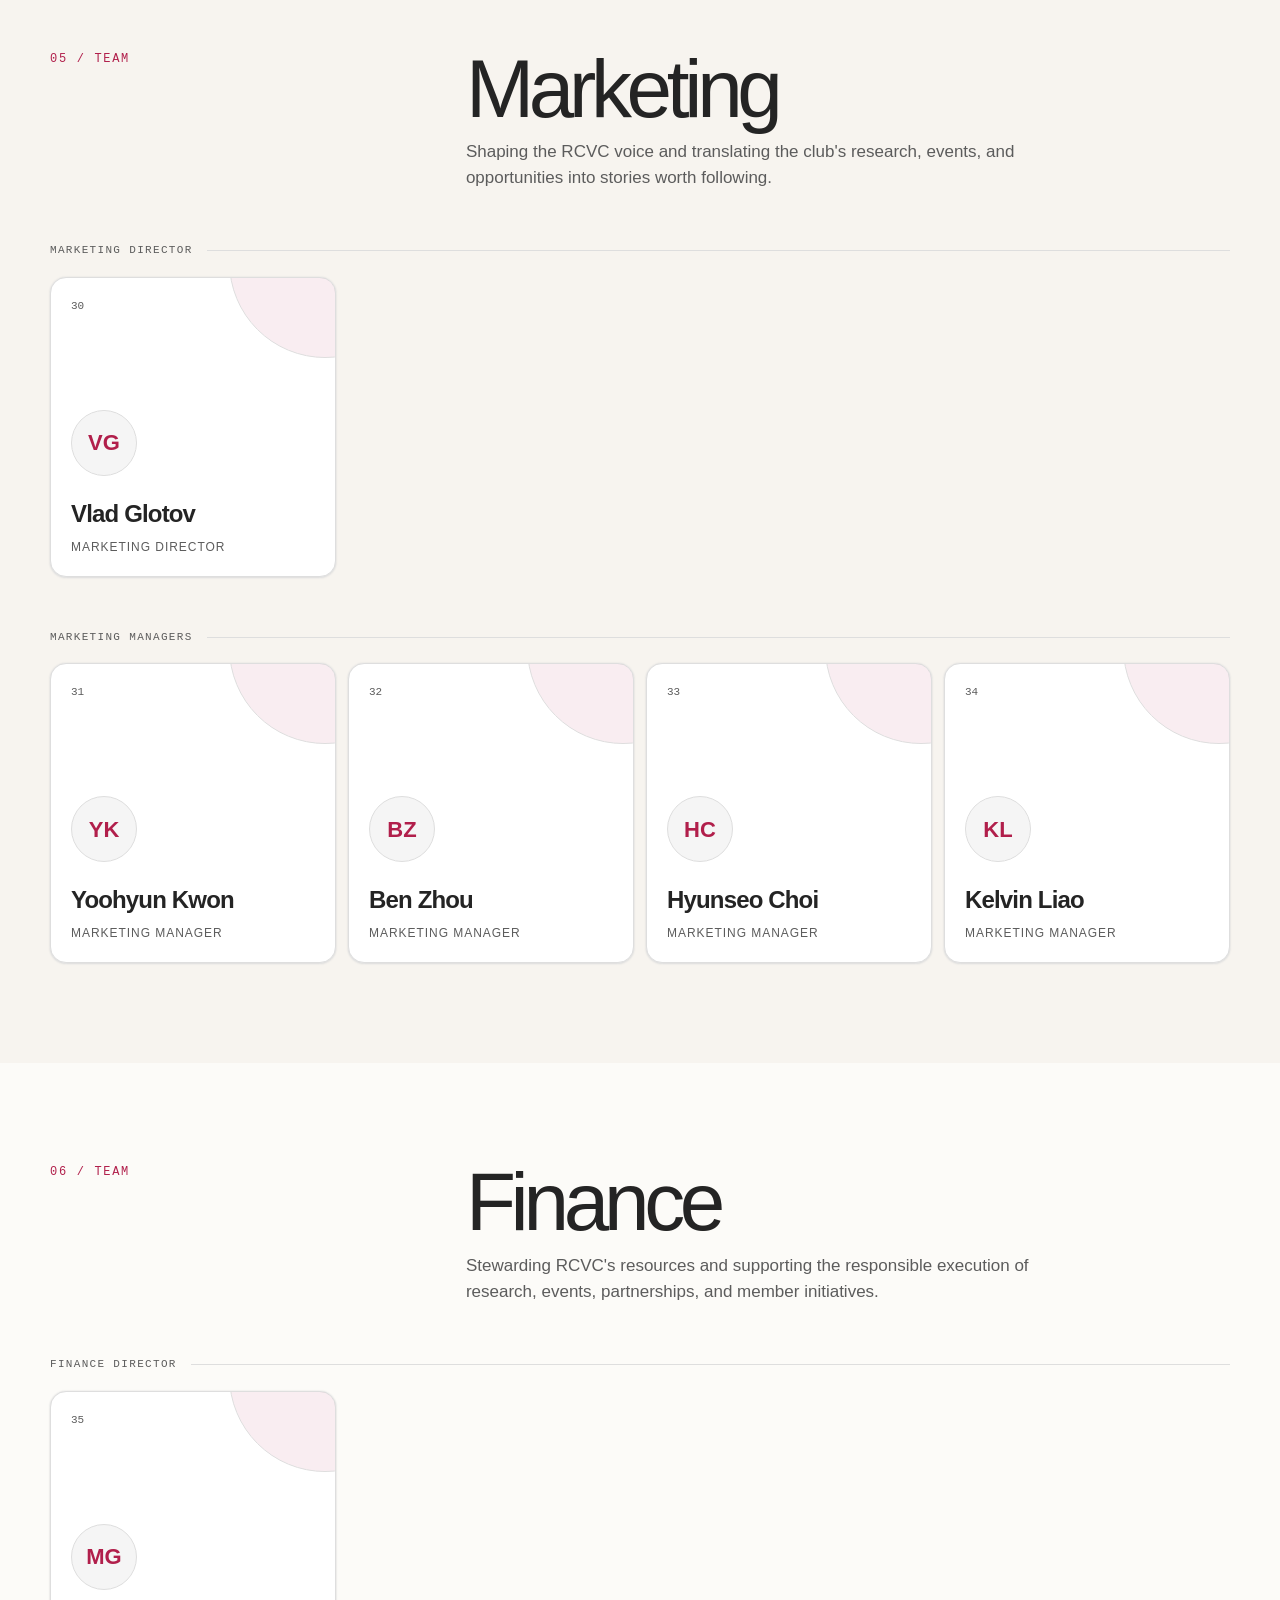
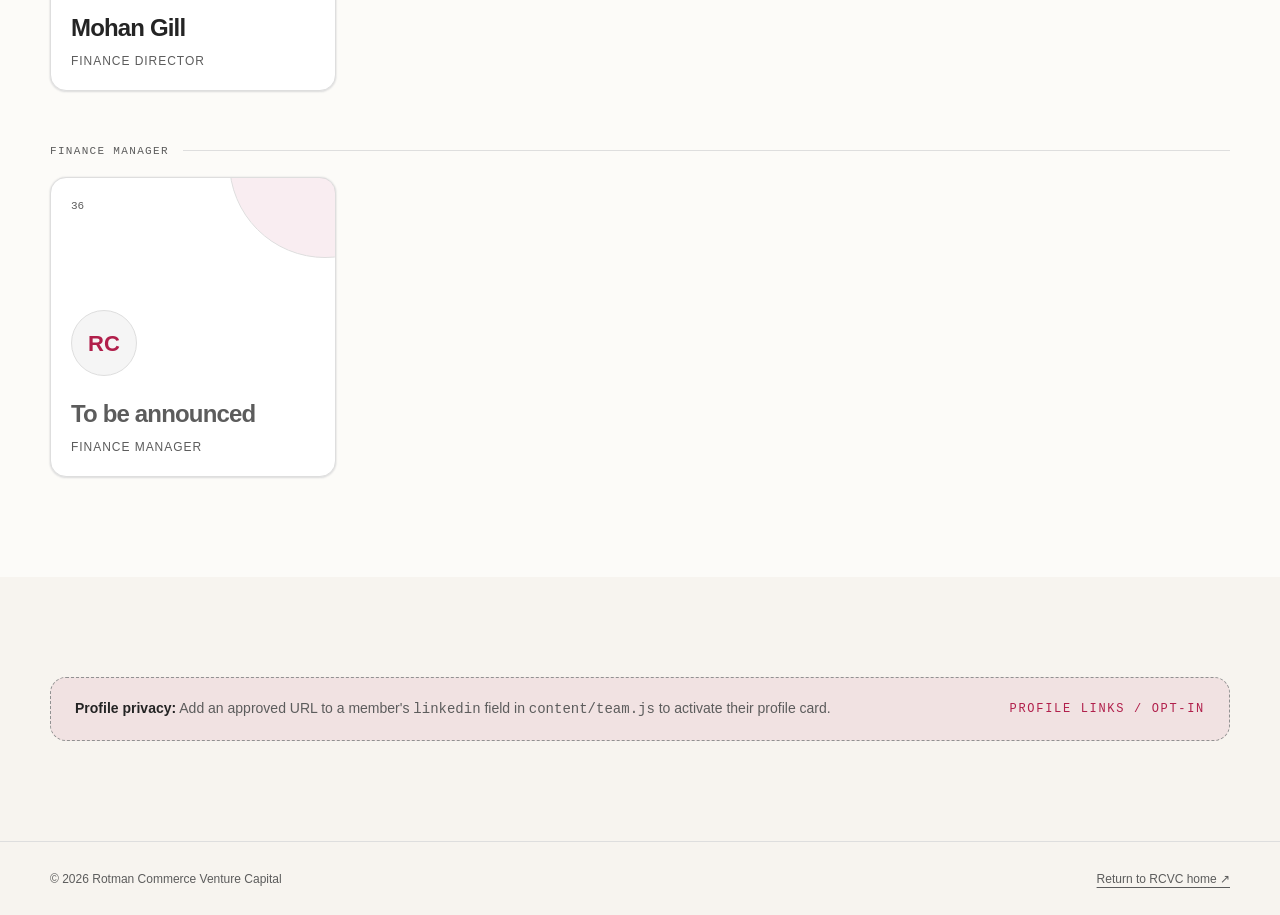
<file: who-we-are.html>
<!doctype html>
<html lang="en">
<head>
  <meta charset="UTF-8" />
  <meta name="viewport" content="width=device-width, initial-scale=1.0" />
  <meta name="description" content="Meet the student leaders behind Rotman Commerce Venture Capital." />
  <title>Meet the Team — RCVC</title>
  <script>
    (() => {
      const param = new URLSearchParams(window.location.search).get("scoutTheme");
      const theme =
        param || (window.matchMedia("(prefers-color-scheme: dark)").matches ? "dark" : "light");
      document.documentElement.setAttribute("data-theme", theme);
    })();
  </script>
  <style>
    :root {
      color-scheme: light;
      --cp-bg: #f7f4ef;
      --cp-bg-elevated: #fcfbf8;
      --cp-surface: #ffffff;
      --cp-surface-soft: #f5f5f5;
      --cp-border: #dedede;
      --cp-border-strong: #919191;
      --cp-text: #242424;
      --cp-text-muted: #5c5c5c;
      --cp-text-soft: #6f6f6f;
      --cp-accent: #b11f4b;
      --cp-accent-hover: #9a1a41;
      --cp-accent-soft: rgba(177, 31, 75, 0.08);
      --cp-accent-fg: #ffffff;
      --cp-success: #16a34a;
      --cp-danger: #dc2626;
      --cp-warning: #f59e0b;
      --cp-link: #0078d4;
      --cp-shadow: 0 18px 48px rgba(0, 0, 0, 0.12);
      --cp-overlay: rgba(255, 255, 255, 0.8);
      --cp-panel: rgba(255, 255, 255, 0.86);
      --cp-panel-strong: rgba(255, 255, 255, 0.96);
      --cp-sheen: rgba(255, 255, 255, 0.55);
      --cp-highlight: rgba(177, 31, 75, 0.12);
    }
    html[data-theme="dark"] {
      color-scheme: dark;
      --cp-bg: #3d3b3a;
      --cp-bg-elevated: #343231;
      --cp-surface: #292929;
      --cp-surface-soft: #2e2e2e;
      --cp-border: #474747;
      --cp-border-strong: #5f5f5f;
      --cp-text: #dedede;
      --cp-text-muted: #919191;
      --cp-text-soft: #b0b0b0;
      --cp-accent: #fd8ea1;
      --cp-accent-hover: #fb7b91;
      --cp-accent-soft: rgba(253, 142, 161, 0.14);
      --cp-accent-fg: #1a1a1a;
      --cp-success: #4ade80;
      --cp-danger: #f87171;
      --cp-warning: #fbbf24;
      --cp-link: #4da6ff;
      --cp-shadow: 0 18px 48px rgba(0, 0, 0, 0.32);
      --cp-overlay: rgba(41, 41, 41, 0.88);
      --cp-panel: rgba(41, 41, 41, 0.72);
      --cp-panel-strong: rgba(41, 41, 41, 0.96);
      --cp-sheen: rgba(255, 255, 255, 0.04);
      --cp-highlight: rgba(253, 142, 161, 0.12);
    }

  </style>
  <link rel="stylesheet" href="styles/team.css" />
</head>
<body>
  <a class="skip-link" href="#main">Skip to team</a>
  <div class="grain" aria-hidden="true"></div>
  <div class="cursor" aria-hidden="true"></div>

  <header class="nav" aria-label="Primary navigation">
    <a class="brand" href="index.html" aria-label="RCVC home">
      <img class="brand-mark" src="assets/rcvc-unicorn.png" alt="" />
      <span class="brand-copy"><strong>RCVC</strong><span>Rotman Commerce Venture Capital</span></span>
    </a>
    <nav class="nav-links" id="navLinks">
      <a class="active" href="who-we-are.html">Meet the Team</a>
      <a href="index.html#about">About</a>
      <a href="index.html#partners">Partners</a>
      <a href="index.html#research">Venture Research</a>
      <a href="index.html#contact">Contact</a>
      <a href="events.html">Events</a>
    </nav>
    <div style="display:flex;gap:8px">
      <button class="icon-btn" id="themeToggle" aria-label="Toggle color theme">◐</button>
      <button class="icon-btn mobile-menu" id="menuToggle" aria-label="Toggle menu" aria-expanded="false">☰</button>
    </div>
  </header>

  <main id="main">
    <section class="hero">
      <div class="hero-grid">
        <div>
          <div class="eyebrow">The people behind RCVC</div>
          <h1>Who <em>we are.</em></h1>
        </div>
        <div>
          <p class="hero-copy">Students who turn curiosity into research, conversations into community, and first introductions into lasting venture relationships.</p>
          <div class="hero-count"><div><strong id="memberCount">35</strong><span>Team seats</span></div><div><strong>06</strong><span>Functions</span></div></div>
        </div>
      </div>
    </section>

    <nav class="team-nav" aria-label="Team sections">
      <div class="team-nav-inner" id="teamNavLinks"></div>
    </nav>

    <div id="teamSections"></div>
  </main>

  <footer>
    <div class="footer-row"><span>© <span data-footer-year></span> Rotman Commerce Venture Capital</span><a href="index.html">Return to RCVC home ↗</a></div>
  </footer>
  <script src="content/site.js"></script>
  <script src="content/team.js"></script>
  <script src="scripts/site.js"></script>
  <script src="scripts/team.js"></script>
</body>
</html>
</file>
<file: styles/main.css>
* { box-sizing: border-box; }
    html { scroll-behavior: smooth; }
    body {
      margin: 0;
      overflow-x: hidden;
      background: var(--cp-bg);
      color: var(--cp-text);
      font-family: "Segoe UI", Aptos, Calibri, -apple-system, BlinkMacSystemFont, sans-serif;
      line-height: 1.5;
    }
    button, input, textarea { font: inherit; }
    button, a { -webkit-tap-highlight-color: transparent; }
    a { color: inherit; }
    ::selection { background: var(--cp-accent); color: var(--cp-accent-fg); }
    :focus-visible { outline: 2px solid var(--cp-accent); outline-offset: 4px; }
    .skip-link {
      position: fixed;
      z-index: 100;
      left: 16px;
      top: -64px;
      padding: 10px 16px;
      border-radius: .625rem;
      background: var(--cp-accent);
      color: var(--cp-accent-fg);
      transition: top .2s ease;
    }
    .skip-link:focus { top: 16px; }

    .grain {
      position: fixed;
      z-index: 20;
      inset: 0;
      pointer-events: none;
      opacity: .08;
      background-image: radial-gradient(var(--cp-text-muted) .5px, transparent .5px);
      background-size: 6px 6px;
      mix-blend-mode: multiply;
    }
    html[data-theme="dark"] .grain { mix-blend-mode: screen; opacity: .04; }
    .cursor {
      position: fixed;
      z-index: 19;
      width: 280px;
      height: 280px;
      border-radius: 50%;
      pointer-events: none;
      transform: translate(-50%, -50%);
      background: radial-gradient(circle, var(--cp-highlight), transparent 68%);
      opacity: 0;
      transition: opacity .3s ease;
    }
    body:hover .cursor { opacity: 1; }

    .cinematic-intro {
      position: relative;
      min-height: 100svh;
      overflow: hidden;
      background: var(--cp-text);
    }
    .cinematic-intro::after {
      content: "";
      position: absolute;
      z-index: 2;
      inset: 0;
      pointer-events: none;
      background: linear-gradient(to bottom, transparent 54%, var(--cp-bg));
    }
    .intro-video {
      position: absolute;
      inset: 0;
      width: 100%;
      height: 100%;
      object-fit: cover;
      transform: scale(1.04);
      background: var(--cp-text);
    }
    .intro-copy {
      position: absolute;
      z-index: 3;
      left: max(24px, calc((100vw - 1180px) / 2));
      bottom: 92px;
      width: min(680px, calc(100% - 48px));
    }
    .intro-kicker {
      display: inline-flex;
      align-items: center;
      gap: 10px;
      margin-bottom: 16px;
      color: var(--cp-accent);
      font-family: Consolas, "Courier New", Courier, monospace;
      font-size: 11px;
      font-weight: 700;
      letter-spacing: .14em;
      text-transform: uppercase;
    }
    .intro-kicker::before { content: ""; width: 32px; height: 1px; background: var(--cp-accent); }
    .intro-title {
      max-width: 650px;
      margin: 0;
      color: var(--cp-text);
      font-size: clamp(48px, 7vw, 96px);
      font-weight: 550;
      letter-spacing: -.065em;
      line-height: .9;
    }
    .intro-title em { color: var(--cp-accent); font-weight: 350; }
    .intro-bottom {
      position: absolute;
      z-index: 4;
      left: max(24px, calc((100vw - 1180px) / 2));
      right: max(24px, calc((100vw - 1180px) / 2));
      bottom: 24px;
      display: flex;
      align-items: center;
      justify-content: space-between;
      gap: 20px;
    }
    .intro-scroll {
      display: flex;
      align-items: center;
      gap: 12px;
      color: var(--cp-text-muted);
      font-family: Consolas, "Courier New", Courier, monospace;
      font-size: 10px;
      letter-spacing: .12em;
      text-transform: uppercase;
    }
    .intro-scroll i { display: block; width: 48px; height: 1px; background: var(--cp-accent); }
    .intro-control {
      min-height: 38px;
      padding: 0 13px;
      border: 1px solid var(--cp-border);
      border-radius: .625rem;
      background: var(--cp-panel-strong);
      color: var(--cp-text);
      font-size: 12px;
      cursor: pointer;
      backdrop-filter: blur(12px);
    }
    .intro-control:hover { border-color: var(--cp-accent); color: var(--cp-accent); }

    .nav {
      position: fixed;
      z-index: 30;
      top: 12px;
      left: 50%;
      width: min(calc(100% - 24px), 1180px);
      transform: translateX(-50%);
      display: flex;
      align-items: center;
      justify-content: space-between;
      gap: 16px;
      padding: 10px 12px 10px 18px;
      border: 1px solid var(--cp-border);
      border-radius: 16px;
      background: var(--cp-panel-strong);
      box-shadow: 0 0 2px var(--cp-border), 0 1px 2px var(--cp-border);
      backdrop-filter: blur(16px);
    }
    .brand { display: inline-flex; align-items: center; gap: 10px; text-decoration: none; }
    .brand-mark {
      width: 30px;
      height: 30px;
      border-radius: .625rem;
      object-fit: cover;
      background: var(--cp-bg-elevated);
    }
    .brand-copy { display: grid; line-height: 1; }
    .brand-copy strong { font-size: 14px; letter-spacing: .08em; }
    .brand-copy span { margin-top: 4px; color: var(--cp-text-muted); font-size: 9px; letter-spacing: .09em; text-transform: uppercase; }
    .nav-links { display: flex; align-items: center; gap: 4px; }
    .nav-links a {
      padding: 8px 10px;
      border-radius: .625rem;
      color: var(--cp-text-muted);
      font-size: 13px;
      text-decoration: none;
      transition: background .2s ease, color .2s ease;
    }
    .nav-links a:hover, .nav-links a.active { background: var(--cp-accent-soft); color: var(--cp-accent); }
    .icon-btn {
      display: grid;
      width: 36px;
      height: 36px;
      padding: 0;
      place-items: center;
      border: 1px solid var(--cp-border);
      border-radius: .625rem;
      background: var(--cp-surface);
      color: var(--cp-text);
      cursor: pointer;
    }
    .mobile-menu { display: none; }

    .hero {
      position: relative;
      min-height: 72svh;
      display: grid;
      align-items: center;
      padding: 96px max(24px, calc((100vw - 1180px) / 2)) 56px;
      overflow: hidden;
    }
    .hero-grid {
      position: relative;
      z-index: 2;
      display: grid;
      grid-template-columns: 1.25fr .75fr;
      align-items: end;
      gap: 48px;
    }
    .hero-grid > * { min-width: 0; }
    .eyebrow {
      display: inline-flex;
      align-items: center;
      gap: 8px;
      margin-bottom: 20px;
      color: var(--cp-accent);
      font-family: Consolas, "Courier New", Courier, monospace;
      font-size: 12px;
      font-weight: 700;
      letter-spacing: .16em;
      text-transform: uppercase;
    }
    .eyebrow::before { content: ""; width: 28px; height: 1px; background: var(--cp-accent); }
    h1, h2, h3, p { margin-top: 0; }
    h1 {
      max-width: 860px;
      margin-bottom: 28px;
      font-size: clamp(64px, 10vw, 154px);
      font-weight: 650;
      letter-spacing: -.085em;
      line-height: .78;
    }
    h1 .line { display: block; overflow: hidden; }
    h1 .line span { display: block; transform: translateY(110%); animation: rise .85s cubic-bezier(.2,.8,.2,1) forwards; }
    h1 .line:nth-child(2) span { animation-delay: .12s; color: var(--cp-accent); font-style: italic; font-weight: 350; }
    @keyframes rise { to { transform: translateY(0); } }
    .hero-copy {
      max-width: 600px;
      margin-bottom: 32px;
      color: var(--cp-text-soft);
      font-size: clamp(18px, 2vw, 24px);
      letter-spacing: -.02em;
    }
    .actions { display: flex; flex-wrap: wrap; gap: 10px; }
    .btn {
      display: inline-flex;
      min-height: 46px;
      align-items: center;
      justify-content: center;
      gap: 10px;
      padding: 0 18px;
      border: 1px solid var(--cp-text);
      border-radius: .625rem;
      background: var(--cp-text);
      color: var(--cp-bg);
      font-weight: 650;
      font-size: 14px;
      text-decoration: none;
      transition: transform .2s ease, background .2s ease;
      cursor: pointer;
    }
    .btn:hover { transform: translateY(-2px); background: var(--cp-accent); border-color: var(--cp-accent); color: var(--cp-accent-fg); }
    .btn.secondary { background: transparent; color: var(--cp-text); border-color: var(--cp-border-strong); }
    .hero-side { position: relative; min-height: 500px; }
    .hero-art {
      position: absolute;
      right: 0;
      bottom: 0;
      width: min(31vw, 460px);
      aspect-ratio: 1;
      overflow: hidden;
      border: 1px solid var(--cp-border);
      border-radius: 50%;
      background: var(--cp-bg-elevated);
      box-shadow: var(--cp-shadow);
      animation: float 7s ease-in-out infinite;
    }
    .hero-art img { width: 100%; height: 100%; object-fit: cover; mix-blend-mode: multiply; transform: scale(1.06); }
    html[data-theme="dark"] .hero-art img { filter: invert(.82); mix-blend-mode: screen; }
    @keyframes float { 50% { transform: translateY(-12px) rotate(1deg); } }
    .orbit {
      position: absolute;
      inset: -22px;
      border: 1px dashed var(--cp-border-strong);
      border-radius: 50%;
      animation: spin 28s linear infinite;
    }
    .orbit::after {
      content: "";
      position: absolute;
      top: 48px;
      left: 18px;
      width: 10px;
      height: 10px;
      border-radius: 50%;
      background: var(--cp-accent);
      box-shadow: 0 0 0 8px var(--cp-accent-soft);
    }
    @keyframes spin { to { transform: rotate(360deg); } }
    .hero-note {
      position: absolute;
      z-index: 2;
      left: -40px;
      bottom: 18px;
      width: 180px;
      padding: 16px;
      border: 1px solid var(--cp-border);
      border-radius: 16px;
      background: var(--cp-panel-strong);
      box-shadow: 0 0 2px var(--cp-border), 0 1px 2px var(--cp-border);
    }
    .hero-note strong { display: block; margin-bottom: 4px; font-size: 28px; letter-spacing: -.05em; }
    .hero-note span { color: var(--cp-text-muted); font-size: 12px; }
    .scroll-cue {
      position: absolute;
      z-index: 3;
      left: max(24px, calc((100vw - 1180px) / 2));
      bottom: 26px;
      display: flex;
      align-items: center;
      gap: 12px;
      color: var(--cp-text-muted);
      font-family: Consolas, "Courier New", Courier, monospace;
      font-size: 10px;
      letter-spacing: .12em;
      text-transform: uppercase;
    }
    .scroll-cue i { display: block; width: 52px; height: 1px; overflow: hidden; background: var(--cp-border); }
    .scroll-cue i::after { content: ""; display: block; width: 50%; height: 100%; background: var(--cp-accent); animation: scan 1.5s ease-in-out infinite; }
    @keyframes scan { from { transform: translateX(-100%); } to { transform: translateX(200%); } }
    .thesis-hero { position: relative; z-index: 2; width: 100%; }
    .thesis-hero-head {
      display: flex;
      align-items: center;
      justify-content: space-between;
      gap: 24px;
      margin-bottom: 54px;
    }
    .thesis-logo {
      width: 76px;
      height: 76px;
      object-fit: cover;
      border: 1px solid var(--cp-border);
      border-radius: .625rem;
      background: var(--cp-bg-elevated);
    }
    .thesis-taxonomy {
      color: var(--cp-text-muted);
      font-family: Consolas, "Courier New", Courier, monospace;
      font-size: 10px;
      letter-spacing: .14em;
      text-align: right;
      text-transform: uppercase;
    }
    .thesis-hero h1 { max-width: 1120px; font-size: clamp(62px, 9vw, 132px); line-height: .8; }
    .thesis-hero h1 .line { overflow: visible; padding-bottom: .18em; margin-bottom: -.08em; }
    .thesis-hero h1 .line span { animation: none; opacity: 0; transform: translateY(112%); will-change: transform, opacity; }
    .thesis-hero-head, .thesis-hero .hero-copy, .thesis-hero .actions { opacity: 0; transform: translateY(52px); will-change: transform, opacity; }
    .thesis-hero .hero-copy { margin-left: auto; text-align: right; }
    .thesis-hero .actions { justify-content: flex-end; }

    .ticker { overflow: hidden; border-block: 1px solid var(--cp-border); background: var(--cp-bg-elevated); }
    .ticker-track { display: flex; width: max-content; animation: marquee 24s linear infinite; }
    .ticker span {
      display: flex;
      align-items: center;
      gap: 26px;
      padding: 16px 26px;
      font-size: 12px;
      font-weight: 700;
      letter-spacing: .14em;
      text-transform: uppercase;
      white-space: nowrap;
    }
    .ticker span::after { content: "✦"; color: var(--cp-accent); }
    @keyframes marquee { to { transform: translateX(-50%); } }

    section { position: relative; }
    .section-shell { width: min(calc(100% - 48px), 1180px); margin: 0 auto; padding: 120px 0; }
    .section-head {
      display: grid;
      grid-template-columns: .7fr 1.3fr;
      gap: 48px;
      margin-bottom: 64px;
      align-items: start;
    }
    .kicker { color: var(--cp-accent); font-family: Consolas, "Courier New", Courier, monospace; font-size: 12px; letter-spacing: .14em; text-transform: uppercase; }
    h2 { margin-bottom: 0; font-size: clamp(44px, 7vw, 88px); font-weight: 500; letter-spacing: -.065em; line-height: .95; }
    h2 em { color: var(--cp-accent); font-weight: 350; }

    .about { background: var(--cp-bg-elevated); }
    .about-grid { display: grid; grid-template-columns: .85fr 1.15fr; gap: 80px; }
    .about-sticky { position: sticky; top: 120px; align-self: start; }
    .big-copy { color: var(--cp-text-soft); font-size: clamp(24px, 3.1vw, 42px); letter-spacing: -.04em; line-height: 1.15; }
    .big-copy strong { color: var(--cp-text); font-weight: 550; }
    .about-list { border-top: 1px solid var(--cp-border); }
    .about-item {
      display: grid;
      grid-template-columns: 56px 1fr 32px;
      gap: 18px;
      padding: 28px 0;
      border-bottom: 1px solid var(--cp-border);
      cursor: pointer;
    }
    .about-item .num { color: var(--cp-accent); font-family: Consolas, "Courier New", Courier, monospace; font-size: 12px; }
    .about-item h3 { margin-bottom: 8px; font-size: 24px; letter-spacing: -.03em; }
    .about-item p { max-height: 0; margin: 0; overflow: hidden; color: var(--cp-text-muted); transition: max-height .4s ease; }
    .about-item.active p { max-height: 120px; }
    .about-item .plus { font-size: 24px; transition: transform .3s ease; }
    .about-item.active .plus { transform: rotate(45deg); color: var(--cp-accent); }

    .partners { overflow: hidden; }
    .partner-control { display: flex; align-items: center; gap: 16px; margin-bottom: 18px; }
    .partner-control p { margin: 0; color: var(--cp-text-muted); font-size: 14px; }
    .partner-marquee {
      position: relative;
      overflow: hidden;
      padding: 4px 0 28px;
    }
    .partner-track {
      display: flex;
      gap: 16px;
      width: max-content;
      padding-left: 16px;
      animation: partnerMarquee 34s linear infinite;
    }
    .partner-set { display: flex; flex-shrink: 0; gap: 16px; }
    @keyframes partnerMarquee { to { transform: translateX(calc(-50% - 8px)); } }
    .partner-card {
      position: relative;
      min-width: min(380px, 78vw);
      min-height: 380px;
      display: flex;
      flex-direction: column;
      justify-content: space-between;
      padding: 28px;
      overflow: hidden;
      border: 1px solid var(--cp-border);
      border-radius: 16px;
      background: var(--cp-surface);
      color: inherit;
      text-decoration: none;
      transition: transform .3s ease, border .3s ease;
    }
    .partner-card:hover { transform: translateY(-5px); border-color: var(--cp-accent); }
    .partner-card::after {
      content: "";
      position: absolute;
      width: 240px;
      height: 240px;
      right: -90px;
      bottom: -90px;
      border: 1px solid var(--cp-border);
      border-radius: 50%;
      box-shadow: 0 0 0 28px var(--cp-surface-soft), 0 0 0 29px var(--cp-border);
      transition: transform .5s ease;
    }
    .partner-card:hover::after { transform: scale(1.08); }
    .partner-location { position: relative; z-index: 2; color: var(--cp-text-muted); font-family: Consolas, "Courier New", Courier, monospace; font-size: 12px; text-transform: uppercase; letter-spacing: .1em; }
    .partner-card h3 {
      position: relative;
      z-index: 2;
      max-width: 320px;
      margin: 0;
      font-size: clamp(44px, 5vw, 66px);
      font-weight: 720;
      letter-spacing: -.055em;
      line-height: .88;
    }
    .partner-meta { position: relative; z-index: 2; display: flex; justify-content: space-between; gap: 12px; color: var(--cp-text-muted); font-size: 12px; text-transform: uppercase; letter-spacing: .08em; }

    .research { background: var(--cp-text); color: var(--cp-bg); }
    .research .kicker, .research h2 em { color: var(--cp-accent); }
    .research-intro { color: var(--cp-border); font-size: 18px; }
    .filters { display: flex; flex-wrap: wrap; gap: 8px; margin-bottom: 28px; }
    .filter {
      padding: 9px 14px;
      border: 1px solid var(--cp-border-strong);
      border-radius: 999px;
      background: transparent;
      color: var(--cp-bg);
      font-size: 12px;
      cursor: pointer;
      transition: all .2s ease;
    }
    .filter.active, .filter:hover { border-color: var(--cp-accent); background: var(--cp-accent); color: var(--cp-accent-fg); }
    .research-grid { display: grid; grid-template-columns: repeat(12, 1fr); gap: 16px; }
    .research-card {
      position: relative;
      min-height: 360px;
      grid-column: span 4;
      display: flex;
      flex-direction: column;
      justify-content: space-between;
      padding: 24px;
      border: 1px solid var(--cp-border-strong);
      border-radius: 16px;
      background: var(--cp-surface);
      color: var(--cp-text);
      transition: transform .25s ease;
      cursor: pointer;
    }
    .research-card:first-child { grid-column: span 8; }
    .research-card:hover { transform: translateY(-5px); }
    .research-card[hidden] { display: none; }
    .research-tag { color: var(--cp-accent); font-family: Consolas, "Courier New", Courier, monospace; font-size: 11px; text-transform: uppercase; letter-spacing: .12em; }
    .research-card h3 { margin: auto 0 20px; font-size: clamp(28px, 3vw, 46px); letter-spacing: -.05em; line-height: 1; }
    .research-card p { color: var(--cp-text-muted); font-size: 14px; }
    .card-foot { display: flex; align-items: center; justify-content: space-between; border-top: 1px solid var(--cp-border); padding-top: 16px; color: inherit; font-size: 12px; text-decoration: none; }
    .card-foot[hidden] { display: none; }
    .card-foot span:last-child { color: var(--cp-accent); font-size: 18px; }
    .research-empty { display: none; grid-column: 1 / -1; padding: 48px; border: 1px dashed var(--cp-border-strong); border-radius: 16px; text-align: center; }

    .social-grid { display: grid; grid-template-columns: 1.2fr .8fr; gap: 16px; margin-top: 72px; }
    .linkedin-card, .testimony-card {
      min-height: 350px;
      padding: 28px;
      border: 1px solid var(--cp-border-strong);
      border-radius: 16px;
      background: var(--cp-bg-elevated);
      color: var(--cp-text);
    }
    .linkedin-top { display: flex; align-items: center; gap: 12px; margin-bottom: 36px; }
    .li-mark { display: grid; width: 40px; height: 40px; place-items: center; border-radius: .625rem; background: var(--cp-link); color: var(--cp-accent-fg); font-weight: 800; }
    .linkedin-top strong { display: block; font-size: 14px; }
    .linkedin-top span { color: var(--cp-text-muted); font-size: 12px; }
    .linkedin-card blockquote { margin: 0; font-size: clamp(20px, 2.3vw, 30px); letter-spacing: -.03em; line-height: 1.25; }
    .linkedin-card .source { display: inline-block; margin-top: 28px; color: var(--cp-link); font-size: 13px; }
    .testimony-card { display: flex; flex-direction: column; justify-content: space-between; }
    .quote-mark { color: var(--cp-accent); font-size: 72px; line-height: .5; }
    .testimony-copy { font-size: 24px; letter-spacing: -.03em; }
    .testimony-meta { color: var(--cp-text-muted); font-size: 12px; }
    .dots { display: flex; gap: 6px; margin-top: 18px; }
    .dot { width: 24px; height: 3px; border: 0; background: var(--cp-border); cursor: pointer; }
    .dot.active { background: var(--cp-accent); }

    .gallery { background: var(--cp-bg-elevated); }
    .gallery-head { display: grid; grid-template-columns: .7fr 1.3fr; gap: 48px; margin-bottom: 44px; }
    .gallery-head h2 { margin-bottom: 28px; }
    .gallery-head p { max-width: 560px; color: var(--cp-text-muted); font-size: 17px; }
    .gallery-grid { display: grid; grid-template-columns: repeat(12, 1fr); gap: 12px; }
    .photo-slot {
      position: relative;
      min-height: 320px;
      grid-column: span 4;
      display: flex;
      flex-direction: column;
      justify-content: space-between;
      margin: 0;
      padding: 20px;
      overflow: hidden;
      border: 1px dashed var(--cp-border-strong);
      border-radius: 16px;
      background: var(--cp-surface);
    }
    .photo-slot:first-child { min-height: 460px; grid-column: span 7; grid-row: span 2; }
    .photo-slot:nth-child(2), .photo-slot:nth-child(3) { grid-column: span 5; }
    .photo-slot::after {
      content: "";
      position: absolute;
      right: -72px;
      bottom: -72px;
      width: 190px;
      height: 190px;
      border: 1px solid var(--cp-border);
      border-radius: 50%;
      background: var(--cp-accent-soft);
    }
    .photo-slot strong { position: relative; z-index: 2; color: var(--cp-accent); font-size: 54px; font-weight: 400; letter-spacing: -.06em; }
    .photo-slot figcaption { position: relative; z-index: 2; display: flex; justify-content: space-between; gap: 16px; color: var(--cp-text-muted); font-family: Consolas, "Courier New", Courier, monospace; font-size: 10px; letter-spacing: .1em; text-transform: uppercase; }

    .contact-grid { display: grid; grid-template-columns: .8fr 1.2fr; gap: 80px; align-items: start; }
    .contact-copy h2 { margin-bottom: 28px; }
    .contact-copy p { max-width: 470px; color: var(--cp-text-muted); font-size: 18px; }
    .contact-links { display: grid; gap: 12px; margin-top: 40px; }
    .contact-links a { width: fit-content; color: var(--cp-text); text-underline-offset: 5px; }
    .form {
      padding: 28px;
      border: 1px solid var(--cp-border);
      border-radius: 16px;
      background: var(--cp-surface);
      box-shadow: 0 0 2px var(--cp-border), 0 1px 2px var(--cp-border);
    }
    .form-row { display: grid; grid-template-columns: 1fr 1fr; gap: 16px; }
    label { display: grid; gap: 8px; margin-bottom: 18px; color: var(--cp-text-muted); font-size: 12px; letter-spacing: .08em; text-transform: uppercase; }
    input, textarea, select {
      width: 100%;
      padding: 13px 14px;
      border: 1px solid var(--cp-border);
      border-radius: .625rem;
      background: var(--cp-bg);
      color: var(--cp-text);
      outline: 0;
      text-transform: none;
      letter-spacing: normal;
    }
    textarea { min-height: 120px; resize: vertical; }
    input:focus, textarea:focus { border-color: var(--cp-accent); box-shadow: 0 0 0 3px var(--cp-accent-soft); }

    footer {
      padding: 28px max(24px, calc((100vw - 1180px) / 2));
      border-top: 1px solid var(--cp-border);
      color: var(--cp-text-muted);
      font-size: 12px;
    }
    .footer-row { display: flex; align-items: center; justify-content: space-between; gap: 20px; }
    .footer-row span:last-child { font-family: Consolas, "Courier New", Courier, monospace; }

    .reveal { opacity: 0; transform: translateY(36px); transition: opacity .7s ease, transform .7s ease; }
    .reveal.visible { opacity: 1; transform: translateY(0); }
    .modal {
      position: fixed;
      z-index: 60;
      inset: 0;
      display: none;
      place-items: center;
      padding: 24px;
      background: var(--cp-overlay);
      backdrop-filter: blur(12px);
    }
    .modal.open { display: grid; }
    .modal-panel {
      width: min(680px, 100%);
      max-height: 85vh;
      overflow: auto;
      padding: 32px;
      border: 1px solid var(--cp-border);
      border-radius: 16px;
      background: var(--cp-surface);
      box-shadow: var(--cp-shadow);
    }
    .modal-top { display: flex; justify-content: space-between; gap: 20px; }
    .modal-panel h3 { margin: 18px 0; font-size: clamp(34px, 6vw, 60px); letter-spacing: -.05em; line-height: 1; }
    .modal-panel p { color: var(--cp-text-muted); }
    .toast {
      position: fixed;
      z-index: 70;
      right: 20px;
      bottom: 20px;
      max-width: 360px;
      padding: 14px 18px;
      border: 1px solid var(--cp-border);
      border-radius: .625rem;
      background: var(--cp-panel-strong);
      color: var(--cp-text);
      box-shadow: var(--cp-shadow);
      transform: translateY(130%);
      transition: transform .3s ease;
    }
    .toast.show { transform: translateY(0); }

    @media (max-width: 900px) {
      .nav-links { display: none; position: absolute; top: 58px; left: 0; right: 0; padding: 12px; flex-direction: column; align-items: stretch; border: 1px solid var(--cp-border); border-radius: 16px; background: var(--cp-panel-strong); }
      .nav-links.open { display: flex; }
      .mobile-menu { display: grid; }
      .hero { padding-top: 120px; }
      .hero-grid { grid-template-columns: 1fr; }
      .hero-side { min-height: 360px; }
      .hero-art { right: -4vw; bottom: -8vw; width: min(72vw, 430px); }
      .hero-note { left: 0; }
      .section-head, .about-grid, .contact-grid, .social-grid, .gallery-head { grid-template-columns: 1fr; gap: 36px; }
      .thesis-hero-head { margin-bottom: 42px; }
      .about-sticky { position: static; }
      .research-card, .research-card:first-child { grid-column: span 6; }
      .photo-slot, .photo-slot:first-child, .photo-slot:nth-child(2), .photo-slot:nth-child(3) { min-height: 320px; grid-column: span 6; grid-row: auto; }
    }
    @media (max-width: 620px) {
      h1 { font-size: clamp(58px, 18vw, 78px); line-height: .84; }
      .thesis-hero h1 { font-size: clamp(54px, 16vw, 72px); }
      .thesis-logo { width: 64px; height: 64px; }
      .thesis-taxonomy { max-width: 160px; }
      .thesis-hero .hero-copy { margin-left: 0; text-align: left; }
      .thesis-hero .actions { justify-content: flex-start; }
      .hero-side { min-height: 300px; }
      .section-shell { width: min(calc(100% - 32px), 1180px); padding: 88px 0; }
      .section-head { margin-bottom: 42px; }
      .about-item { grid-template-columns: 38px 1fr 24px; }
      .research-card, .research-card:first-child { grid-column: 1 / -1; min-height: 320px; }
      .photo-slot, .photo-slot:first-child, .photo-slot:nth-child(2), .photo-slot:nth-child(3) { grid-column: 1 / -1; }
      .form-row { grid-template-columns: 1fr; gap: 0; }
      .footer-row { align-items: flex-start; flex-direction: column; }
      .brand-copy span { display: none; }
    }
    @media (prefers-reduced-motion: reduce) {
      *, *::before, *::after { scroll-behavior: auto !important; animation-duration: .01ms !important; animation-iteration-count: 1 !important; transition-duration: .01ms !important; }
      .cursor { display: none; }
    }
</file>
<file: styles/events.css>
* { box-sizing: border-box; }
    html { scroll-behavior: smooth; }
    body {
      margin: 0;
      overflow-x: hidden;
      background: var(--cp-bg);
      color: var(--cp-text);
      font-family: "Segoe UI", Aptos, Calibri, -apple-system, BlinkMacSystemFont, sans-serif;
      line-height: 1.5;
    }
    button, input { font: inherit; }
    a { color: inherit; }
    ::selection { background: var(--cp-accent); color: var(--cp-accent-fg); }
    :focus-visible { outline: 2px solid var(--cp-accent); outline-offset: 4px; }
    .grain { position: fixed; z-index: 20; inset: 0; pointer-events: none; opacity: .08; background-image: radial-gradient(var(--cp-text-muted) .5px, transparent .5px); background-size: 6px 6px; mix-blend-mode: multiply; }
    html[data-theme="dark"] .grain { mix-blend-mode: screen; opacity: .04; }
    .nav {
      position: fixed;
      z-index: 30;
      top: 12px;
      left: 50%;
      width: min(calc(100% - 24px), 1180px);
      transform: translateX(-50%);
      display: flex;
      align-items: center;
      justify-content: space-between;
      gap: 16px;
      padding: 10px 12px 10px 18px;
      border: 1px solid var(--cp-border);
      border-radius: 16px;
      background: var(--cp-panel-strong);
      box-shadow: 0 0 2px var(--cp-border), 0 1px 2px var(--cp-border);
      backdrop-filter: blur(16px);
    }
    .brand { display: inline-flex; align-items: center; gap: 10px; text-decoration: none; }
    .brand-mark { width: 30px; height: 30px; border-radius: .625rem; object-fit: cover; background: var(--cp-bg-elevated); }
    .brand-copy { display: grid; line-height: 1; }
    .brand-copy strong { font-size: 14px; letter-spacing: .08em; }
    .brand-copy span { margin-top: 4px; color: var(--cp-text-muted); font-size: 9px; letter-spacing: .09em; text-transform: uppercase; }
    .nav-links { display: flex; align-items: center; gap: 4px; }
    .nav-links a { padding: 8px 10px; border-radius: .625rem; color: var(--cp-text-muted); font-size: 13px; text-decoration: none; }
    .nav-links a:hover, .nav-links a.active { background: var(--cp-accent-soft); color: var(--cp-accent); }
    .icon-btn { display: grid; width: 36px; height: 36px; padding: 0; place-items: center; border: 1px solid var(--cp-border); border-radius: .625rem; background: var(--cp-surface); color: var(--cp-text); cursor: pointer; }
    .mobile-menu { display: none; }
    .hero {
      position: relative;
      min-height: 86svh;
      display: grid;
      align-items: end;
      padding: 150px max(24px, calc((100vw - 1180px) / 2)) 74px;
      overflow: hidden;
    }
    .hero::after { content: "EVENTS"; position: absolute; right: -2vw; bottom: -8vw; color: var(--cp-accent-soft); font-size: min(27vw, 410px); font-weight: 800; letter-spacing: -.1em; line-height: .75; pointer-events: none; transform: translateX(var(--event-bg-shift, 0)); }
    .hero-grid { position: relative; z-index: 2; display: grid; grid-template-columns: 1.25fr .75fr; gap: 60px; align-items: end; will-change: transform, opacity; }
    .kicker { color: var(--cp-accent); font-family: Consolas, "Courier New", Courier, monospace; font-size: 11px; font-weight: 700; letter-spacing: .14em; text-transform: uppercase; }
    h1, h2, h3, p { margin-top: 0; }
    h1 { margin: 20px 0 0; font-size: clamp(72px, 10vw, 146px); font-weight: 580; letter-spacing: -.085em; line-height: .8; }
    h1 em, h2 em { color: var(--cp-accent); font-weight: 350; }
    .hero-title-line { display: block; overflow: hidden; padding-bottom: .11em; margin-bottom: -.08em; }
    .hero-title-line span { display: block; opacity: 0; transform: translateY(115%); transition: opacity .85s ease, transform .85s cubic-bezier(.2,.8,.2,1); }
    .hero.entered .hero-title-line span { opacity: 1; transform: translateY(0); }
    .hero.entered .hero-title-line:nth-child(2) span { transition-delay: .14s; }
    .hero .kicker, .hero-copy, .event-stats { opacity: 0; transform: translateY(38px); transition: opacity .7s ease, transform .7s ease; }
    .hero.entered .kicker, .hero.entered .hero-copy, .hero.entered .event-stats { opacity: 1; transform: translateY(0); }
    .hero.entered .hero-copy { transition-delay: .22s; }
    .hero.entered .event-stats { transition-delay: .32s; }
    .hero-copy { margin: 0; color: var(--cp-text-soft); font-size: clamp(19px, 2.2vw, 27px); letter-spacing: -.025em; }
    .event-stats { display: flex; gap: 28px; margin-top: 30px; }
    .event-stats div { min-width: 100px; padding-top: 12px; border-top: 1px solid var(--cp-border); }
    .event-stats strong { display: block; font-size: 32px; letter-spacing: -.06em; }
    .event-stats span { color: var(--cp-text-muted); font-size: 10px; letter-spacing: .08em; text-transform: uppercase; }
    .season-bar { position: sticky; z-index: 12; top: 82px; display: flex; justify-content: space-between; gap: 20px; padding: 14px max(24px, calc((100vw - 1180px) / 2)); overflow-x: auto; border-block: 1px solid var(--cp-border); background: var(--cp-panel-strong); backdrop-filter: blur(16px); }
    .filters { display: flex; width: max-content; gap: 7px; }
    .filter { padding: 8px 13px; border: 1px solid var(--cp-border); border-radius: 999px; background: var(--cp-bg-elevated); color: var(--cp-text-muted); font-size: 11px; cursor: pointer; transition: transform .2s ease, background .2s ease, color .2s ease; }
    .filter.active, .filter:hover { border-color: var(--cp-accent); background: var(--cp-accent); color: var(--cp-accent-fg); }
    .filter:hover { transform: translateY(-2px); }
    .season { color: var(--cp-text-muted); font-family: Consolas, "Courier New", Courier, monospace; font-size: 10px; letter-spacing: .12em; white-space: nowrap; text-transform: uppercase; }
    .shell { width: min(calc(100% - 48px), 1180px); margin: 0 auto; padding: 100px 0; }
    .section-head { display: grid; grid-template-columns: .65fr 1.35fr; gap: 48px; margin-bottom: 44px; }
    h2 { margin-bottom: 16px; font-size: clamp(44px, 7vw, 86px); font-weight: 500; letter-spacing: -.065em; line-height: .95; }
    .section-head p { max-width: 590px; color: var(--cp-text-muted); font-size: 17px; }
    .event-list { display: grid; gap: 12px; }
    .event-card { display: grid; grid-template-columns: 150px 1fr auto; gap: 28px; align-items: center; padding: 24px; border: 1px solid var(--cp-border); border-radius: 16px; background: var(--cp-surface); transition: transform .3s ease, border-color .3s ease; }
    .event-card:hover { transform: translateY(-5px); border-color: var(--cp-accent); }
    .event-date { display: flex; align-items: baseline; gap: 10px; }
    .event-date strong { color: var(--cp-accent); font-size: 48px; font-weight: 500; letter-spacing: -.06em; }
    .event-date span { color: var(--cp-text-muted); font-family: Consolas, "Courier New", Courier, monospace; font-size: 11px; text-transform: uppercase; }
    .event-card h3 { margin-bottom: 6px; font-size: 26px; letter-spacing: -.035em; }
    .event-card p { margin: 0; color: var(--cp-text-muted); font-size: 14px; }
    .event-actions { display: flex; gap: 8px; }
    .btn { display: inline-flex; min-height: 42px; align-items: center; justify-content: center; padding: 0 14px; border: 1px solid var(--cp-text); border-radius: .625rem; background: var(--cp-text); color: var(--cp-bg); font-size: 12px; font-weight: 650; text-decoration: none; cursor: pointer; }
    .btn.alt { background: transparent; color: var(--cp-text); border-color: var(--cp-border-strong); }
    .empty { padding: 64px 24px; border: 1px dashed var(--cp-border-strong); border-radius: 16px; text-align: center; background: var(--cp-surface); }
    .empty strong { display: block; margin-bottom: 10px; font-size: 26px; letter-spacing: -.04em; }
    .empty p { max-width: 520px; margin: 0 auto 22px; color: var(--cp-text-muted); }
    .past { background: var(--cp-text); color: var(--cp-bg); }
    .past .section-head p { color: var(--cp-border); }
    .past-card { display: grid; grid-template-columns: 1fr 1fr; min-height: 520px; overflow: hidden; border: 1px solid var(--cp-border-strong); border-radius: 16px; }
    .past-art { position: relative; display: grid; place-items: center; overflow: hidden; background: var(--cp-bg-elevated); }
    .past-art img { width: 78%; aspect-ratio: 1; object-fit: cover; transition: transform .6s ease; }
    .past-card:hover .past-art img { transform: scale(1.04) rotate(-1deg); }
    .past-art span { position: absolute; left: 20px; top: 20px; color: var(--cp-text); font-family: Consolas, "Courier New", Courier, monospace; font-size: 10px; letter-spacing: .1em; text-transform: uppercase; }
    .past-copy { display: flex; flex-direction: column; justify-content: center; padding: 42px; background: var(--cp-surface); color: var(--cp-text); }
    .past-copy h3 { margin-bottom: 18px; font-size: clamp(36px, 5vw, 64px); letter-spacing: -.055em; line-height: .95; }
    .past-copy p { color: var(--cp-text-muted); }
    .past-meta { display: flex; gap: 18px; margin-top: 22px; padding-top: 18px; border-top: 1px solid var(--cp-border); color: var(--cp-text-muted); font-family: Consolas, "Courier New", Courier, monospace; font-size: 10px; letter-spacing: .08em; text-transform: uppercase; }
    .alerts { display: grid; grid-template-columns: 1fr 1fr; gap: 56px; align-items: center; }
    .alerts p { color: var(--cp-text-muted); font-size: 17px; }
    .alert-form { display: flex; gap: 8px; padding: 10px; border: 1px solid var(--cp-border); border-radius: 16px; background: var(--cp-surface); }
    .alert-form input { flex: 1; min-width: 0; padding: 11px 12px; border: 0; background: transparent; color: var(--cp-text); outline: 0; }
    footer { padding: 28px max(24px, calc((100vw - 1180px) / 2)); border-top: 1px solid var(--cp-border); color: var(--cp-text-muted); font-size: 12px; }
    .footer-row { display: flex; justify-content: space-between; gap: 20px; }
    .toast { position: fixed; z-index: 50; right: 20px; bottom: 20px; max-width: 360px; padding: 14px 18px; border: 1px solid var(--cp-border); border-radius: .625rem; background: var(--cp-panel-strong); box-shadow: var(--cp-shadow); transform: translateY(140%); transition: transform .3s ease; }
    .toast.show { transform: translateY(0); }
    .scroll-reveal { opacity: 0; transform: translateY(72px); transition: opacity .8s ease var(--reveal-delay, 0ms), transform .8s cubic-bezier(.2,.8,.2,1) var(--reveal-delay, 0ms); }
    .scroll-reveal.visible { opacity: 1; transform: translateY(0); }
    @media (max-width: 900px) {
      .nav-links { display: none; position: absolute; top: 58px; left: 0; right: 0; padding: 12px; flex-direction: column; align-items: stretch; border: 1px solid var(--cp-border); border-radius: 16px; background: var(--cp-panel-strong); }
      .nav-links.open { display: flex; }
      .mobile-menu { display: grid; }
      .hero-grid, .section-head, .past-card, .alerts { grid-template-columns: 1fr; }
      .event-card { grid-template-columns: 120px 1fr; }
      .event-actions { grid-column: 1 / -1; }
    }
    @media (max-width: 580px) {
      .brand-copy span, .season { display: none; }
      .hero { min-height: 78svh; padding-top: 120px; }
      h1 { font-size: clamp(62px, 19vw, 86px); }
      .shell { width: min(calc(100% - 32px), 1180px); padding: 76px 0; }
      .event-card { grid-template-columns: 1fr; }
      .event-actions { grid-column: auto; flex-wrap: wrap; }
      .past-copy { padding: 28px; }
      .alert-form { align-items: stretch; flex-direction: column; }
      .footer-row { flex-direction: column; }
    }
    @media (prefers-reduced-motion: reduce) { *, *::before, *::after { scroll-behavior: auto !important; transition-duration: .01ms !important; } .scroll-reveal, .hero-title-line span, .hero .kicker, .hero-copy, .event-stats { opacity: 1 !important; transform: none !important; } }
</file>
<file: styles/team.css>
* { box-sizing: border-box; }
    html { scroll-behavior: smooth; }
    body {
      margin: 0;
      overflow-x: hidden;
      background: var(--cp-bg);
      color: var(--cp-text);
      font-family: "Segoe UI", Aptos, Calibri, -apple-system, BlinkMacSystemFont, sans-serif;
      line-height: 1.5;
    }
    button, a { -webkit-tap-highlight-color: transparent; }
    button { font: inherit; }
    a { color: inherit; }
    ::selection { background: var(--cp-accent); color: var(--cp-accent-fg); }
    :focus-visible { outline: 2px solid var(--cp-accent); outline-offset: 4px; }
    .skip-link {
      position: fixed;
      z-index: 100;
      left: 16px;
      top: -64px;
      padding: 10px 16px;
      border-radius: .625rem;
      background: var(--cp-accent);
      color: var(--cp-accent-fg);
      transition: top .2s ease;
    }
    .skip-link:focus { top: 16px; }
    .grain {
      position: fixed;
      z-index: 20;
      inset: 0;
      pointer-events: none;
      opacity: .08;
      background-image: radial-gradient(var(--cp-text-muted) .5px, transparent .5px);
      background-size: 6px 6px;
      mix-blend-mode: multiply;
    }
    html[data-theme="dark"] .grain { mix-blend-mode: screen; opacity: .04; }
    .cursor {
      position: fixed;
      z-index: 19;
      width: 260px;
      height: 260px;
      border-radius: 50%;
      pointer-events: none;
      transform: translate(-50%, -50%);
      background: radial-gradient(circle, var(--cp-highlight), transparent 68%);
      opacity: 0;
      transition: opacity .3s ease;
    }
    body:hover .cursor { opacity: 1; }

    .nav {
      position: fixed;
      z-index: 30;
      top: 12px;
      left: 50%;
      width: min(calc(100% - 24px), 1180px);
      transform: translateX(-50%);
      display: flex;
      align-items: center;
      justify-content: space-between;
      gap: 16px;
      padding: 10px 12px 10px 18px;
      border: 1px solid var(--cp-border);
      border-radius: 16px;
      background: var(--cp-panel-strong);
      box-shadow: 0 0 2px var(--cp-border), 0 1px 2px var(--cp-border);
      backdrop-filter: blur(16px);
    }
    .brand { display: inline-flex; align-items: center; gap: 10px; text-decoration: none; }
    .brand-mark {
      width: 30px;
      height: 30px;
      border-radius: .625rem;
      object-fit: cover;
      background: var(--cp-bg-elevated);
    }
    .brand-copy { display: grid; line-height: 1; }
    .brand-copy strong { font-size: 14px; letter-spacing: .08em; }
    .brand-copy span { margin-top: 4px; color: var(--cp-text-muted); font-size: 9px; letter-spacing: .09em; text-transform: uppercase; }
    .nav-links { display: flex; align-items: center; gap: 4px; }
    .nav-links a {
      padding: 8px 10px;
      border-radius: .625rem;
      color: var(--cp-text-muted);
      font-size: 13px;
      text-decoration: none;
      transition: background .2s ease, color .2s ease;
    }
    .nav-links a:hover, .nav-links a.active { background: var(--cp-accent-soft); color: var(--cp-accent); }
    .icon-btn {
      display: grid;
      width: 36px;
      height: 36px;
      padding: 0;
      place-items: center;
      border: 1px solid var(--cp-border);
      border-radius: .625rem;
      background: var(--cp-surface);
      color: var(--cp-text);
      cursor: pointer;
    }
    .mobile-menu { display: none; }

    .hero {
      position: relative;
      min-height: 82svh;
      display: grid;
      align-items: end;
      padding: 150px max(24px, calc((100vw - 1180px) / 2)) 80px;
      overflow: hidden;
    }
    .hero::after {
      content: "PEOPLE";
      position: absolute;
      right: -2vw;
      bottom: -11vw;
      color: var(--cp-accent-soft);
      font-size: min(31vw, 480px);
      font-weight: 800;
      letter-spacing: -.1em;
      line-height: .75;
      pointer-events: none;
    }
    .hero-grid {
      position: relative;
      z-index: 2;
      display: grid;
      grid-template-columns: 1.3fr .7fr;
      gap: 56px;
      align-items: end;
    }
    .eyebrow {
      display: inline-flex;
      align-items: center;
      gap: 8px;
      margin-bottom: 20px;
      color: var(--cp-accent);
      font-family: Consolas, "Courier New", Courier, monospace;
      font-size: 12px;
      font-weight: 700;
      letter-spacing: .16em;
      text-transform: uppercase;
    }
    .eyebrow::before { content: ""; width: 28px; height: 1px; background: var(--cp-accent); }
    h1, h2, h3, p { margin-top: 0; }
    h1 {
      max-width: 900px;
      margin-bottom: 0;
      font-size: clamp(70px, 10vw, 148px);
      font-weight: 580;
      letter-spacing: -.085em;
      line-height: .82;
    }
    h1 em { color: var(--cp-accent); font-weight: 350; }
    .hero-copy { margin: 0; color: var(--cp-text-soft); font-size: clamp(18px, 2vw, 24px); letter-spacing: -.02em; }
    .hero-count { display: flex; gap: 24px; margin-top: 30px; }
    .hero-count div { padding-top: 12px; border-top: 1px solid var(--cp-border); }
    .hero-count strong { display: block; font-size: 28px; letter-spacing: -.05em; }
    .hero-count span { color: var(--cp-text-muted); font-size: 11px; text-transform: uppercase; letter-spacing: .08em; }

    .team-nav {
      position: sticky;
      z-index: 12;
      top: 82px;
      padding: 14px max(24px, calc((100vw - 1180px) / 2));
      overflow-x: auto;
      border-block: 1px solid var(--cp-border);
      background: var(--cp-panel-strong);
      backdrop-filter: blur(16px);
      scrollbar-width: none;
    }
    .team-nav::-webkit-scrollbar { display: none; }
    .team-nav-inner { display: flex; width: max-content; gap: 8px; }
    .team-nav a {
      padding: 9px 14px;
      border: 1px solid var(--cp-border);
      border-radius: 999px;
      background: var(--cp-bg-elevated);
      color: var(--cp-text-muted);
      font-size: 12px;
      text-decoration: none;
      white-space: nowrap;
      transition: all .2s ease;
    }
    .team-nav a:hover { border-color: var(--cp-accent); color: var(--cp-accent); }

    .team-section { scroll-margin-top: 150px; }
    .team-section:nth-child(even) { background: var(--cp-bg-elevated); }
    .section-shell { width: min(calc(100% - 48px), 1180px); margin: 0 auto; padding: 100px 0; }
    .section-head {
      display: grid;
      grid-template-columns: .65fr 1.35fr;
      gap: 48px;
      margin-bottom: 52px;
      align-items: start;
    }
    .kicker { color: var(--cp-accent); font-family: Consolas, "Courier New", Courier, monospace; font-size: 12px; letter-spacing: .14em; text-transform: uppercase; }
    h2 { margin-bottom: 12px; font-size: clamp(42px, 6.4vw, 82px); font-weight: 500; letter-spacing: -.065em; line-height: .95; }
    .section-desc { max-width: 570px; margin: 0; color: var(--cp-text-muted); font-size: 17px; }
    .role-block + .role-block { margin-top: 52px; }
    .role-heading {
      display: flex;
      align-items: center;
      gap: 14px;
      margin-bottom: 18px;
      color: var(--cp-text-muted);
      font-family: Consolas, "Courier New", Courier, monospace;
      font-size: 11px;
      letter-spacing: .12em;
      text-transform: uppercase;
    }
    .role-heading::after { content: ""; flex: 1; height: 1px; background: var(--cp-border); }
    .member-grid { display: grid; grid-template-columns: repeat(4, 1fr); gap: 12px; }
    .member-card {
      position: relative;
      min-height: 300px;
      display: flex;
      flex-direction: column;
      justify-content: space-between;
      padding: 20px;
      overflow: hidden;
      border: 1px solid var(--cp-border);
      border-radius: 16px;
      background: var(--cp-surface);
      color: var(--cp-text);
      text-decoration: none;
      box-shadow: 0 0 2px var(--cp-border), 0 1px 2px var(--cp-border);
      transition: transform .3s ease, border-color .3s ease, background .3s ease;
    }
    .member-card::before {
      content: "";
      position: absolute;
      width: 190px;
      height: 190px;
      top: -112px;
      right: -86px;
      border: 1px solid var(--cp-border);
      border-radius: 50%;
      background: var(--cp-accent-soft);
      transition: transform .45s ease;
    }
    .member-card:hover {
      z-index: 2;
      transform: translateY(-8px);
      border-color: var(--cp-accent);
      background: var(--cp-bg-elevated);
    }
    .member-card:hover::before { transform: scale(1.7); }
    .member-card.disabled { cursor: default; }
    .member-top { position: relative; z-index: 2; display: flex; align-items: flex-start; justify-content: space-between; }
    .member-number { color: var(--cp-text-muted); font-family: Consolas, "Courier New", Courier, monospace; font-size: 11px; }
    .linkedin-pill {
      display: inline-flex;
      align-items: center;
      gap: 6px;
      padding: 6px 8px;
      border-radius: .625rem;
      background: var(--cp-link);
      color: var(--cp-accent-fg);
      font-size: 10px;
      font-weight: 700;
      opacity: 0;
      transform: translateY(-8px);
      transition: opacity .25s ease, transform .25s ease;
    }
    .member-card:hover .linkedin-pill, .member-card:focus-visible .linkedin-pill { opacity: 1; transform: translateY(0); }
    .member-bottom { position: relative; z-index: 2; }
    .avatar {
      display: grid;
      width: 66px;
      height: 66px;
      margin-bottom: 20px;
      place-items: center;
      border: 1px solid var(--cp-border);
      border-radius: 50%;
      background: var(--cp-surface-soft);
      color: var(--cp-accent);
      font-size: 22px;
      font-weight: 750;
    }
    .member-card h3 { margin-bottom: 6px; font-size: 24px; font-weight: 600; letter-spacing: -.035em; }
    .member-card p { margin: 0; color: var(--cp-text-muted); font-size: 12px; text-transform: uppercase; letter-spacing: .08em; }
    .member-card.placeholder h3 { color: var(--cp-text-muted); }
    .roster-note {
      display: flex;
      align-items: center;
      justify-content: space-between;
      gap: 20px;
      padding: 20px 24px;
      border: 1px dashed var(--cp-border-strong);
      border-radius: 16px;
      background: var(--cp-accent-soft);
    }
    .roster-note p { margin: 0; color: var(--cp-text-muted); font-size: 14px; }
    .roster-note strong { color: var(--cp-text); }

    footer {
      padding: 28px max(24px, calc((100vw - 1180px) / 2));
      border-top: 1px solid var(--cp-border);
      color: var(--cp-text-muted);
      font-size: 12px;
    }
    .footer-row { display: flex; align-items: center; justify-content: space-between; gap: 20px; }
    .footer-row a { text-underline-offset: 4px; }
    .reveal { opacity: 0; transform: translateY(30px); transition: opacity .65s ease, transform .65s ease; }
    .reveal.visible { opacity: 1; transform: translateY(0); }
    .toast {
      position: fixed;
      z-index: 70;
      right: 20px;
      bottom: 20px;
      max-width: 370px;
      padding: 14px 18px;
      border: 1px solid var(--cp-border);
      border-radius: .625rem;
      background: var(--cp-panel-strong);
      color: var(--cp-text);
      box-shadow: var(--cp-shadow);
      transform: translateY(130%);
      transition: transform .3s ease;
    }
    .toast.show { transform: translateY(0); }

    @media (max-width: 960px) {
      .member-grid { grid-template-columns: repeat(2, 1fr); }
      .hero-grid, .section-head { grid-template-columns: 1fr; gap: 30px; }
      .hero-copy { max-width: 620px; }
      .nav-links { display: none; position: absolute; top: 58px; left: 0; right: 0; padding: 12px; flex-direction: column; align-items: stretch; border: 1px solid var(--cp-border); border-radius: 16px; background: var(--cp-panel-strong); }
      .nav-links.open { display: flex; }
      .mobile-menu { display: grid; }
    }
    @media (max-width: 620px) {
      .hero { min-height: 76svh; padding-top: 120px; }
      h1 { font-size: clamp(58px, 18vw, 76px); }
      .section-shell { width: min(calc(100% - 32px), 1180px); padding: 76px 0; }
      .member-grid { grid-template-columns: 1fr; }
      .member-card { min-height: 250px; }
      .brand-copy span { display: none; }
      .roster-note, .footer-row { align-items: flex-start; flex-direction: column; }
    }
    @media (prefers-reduced-motion: reduce) {
      *, *::before, *::after { scroll-behavior: auto !important; animation-duration: .01ms !important; animation-iteration-count: 1 !important; transition-duration: .01ms !important; }
      .cursor { display: none; }
    }
</file>
